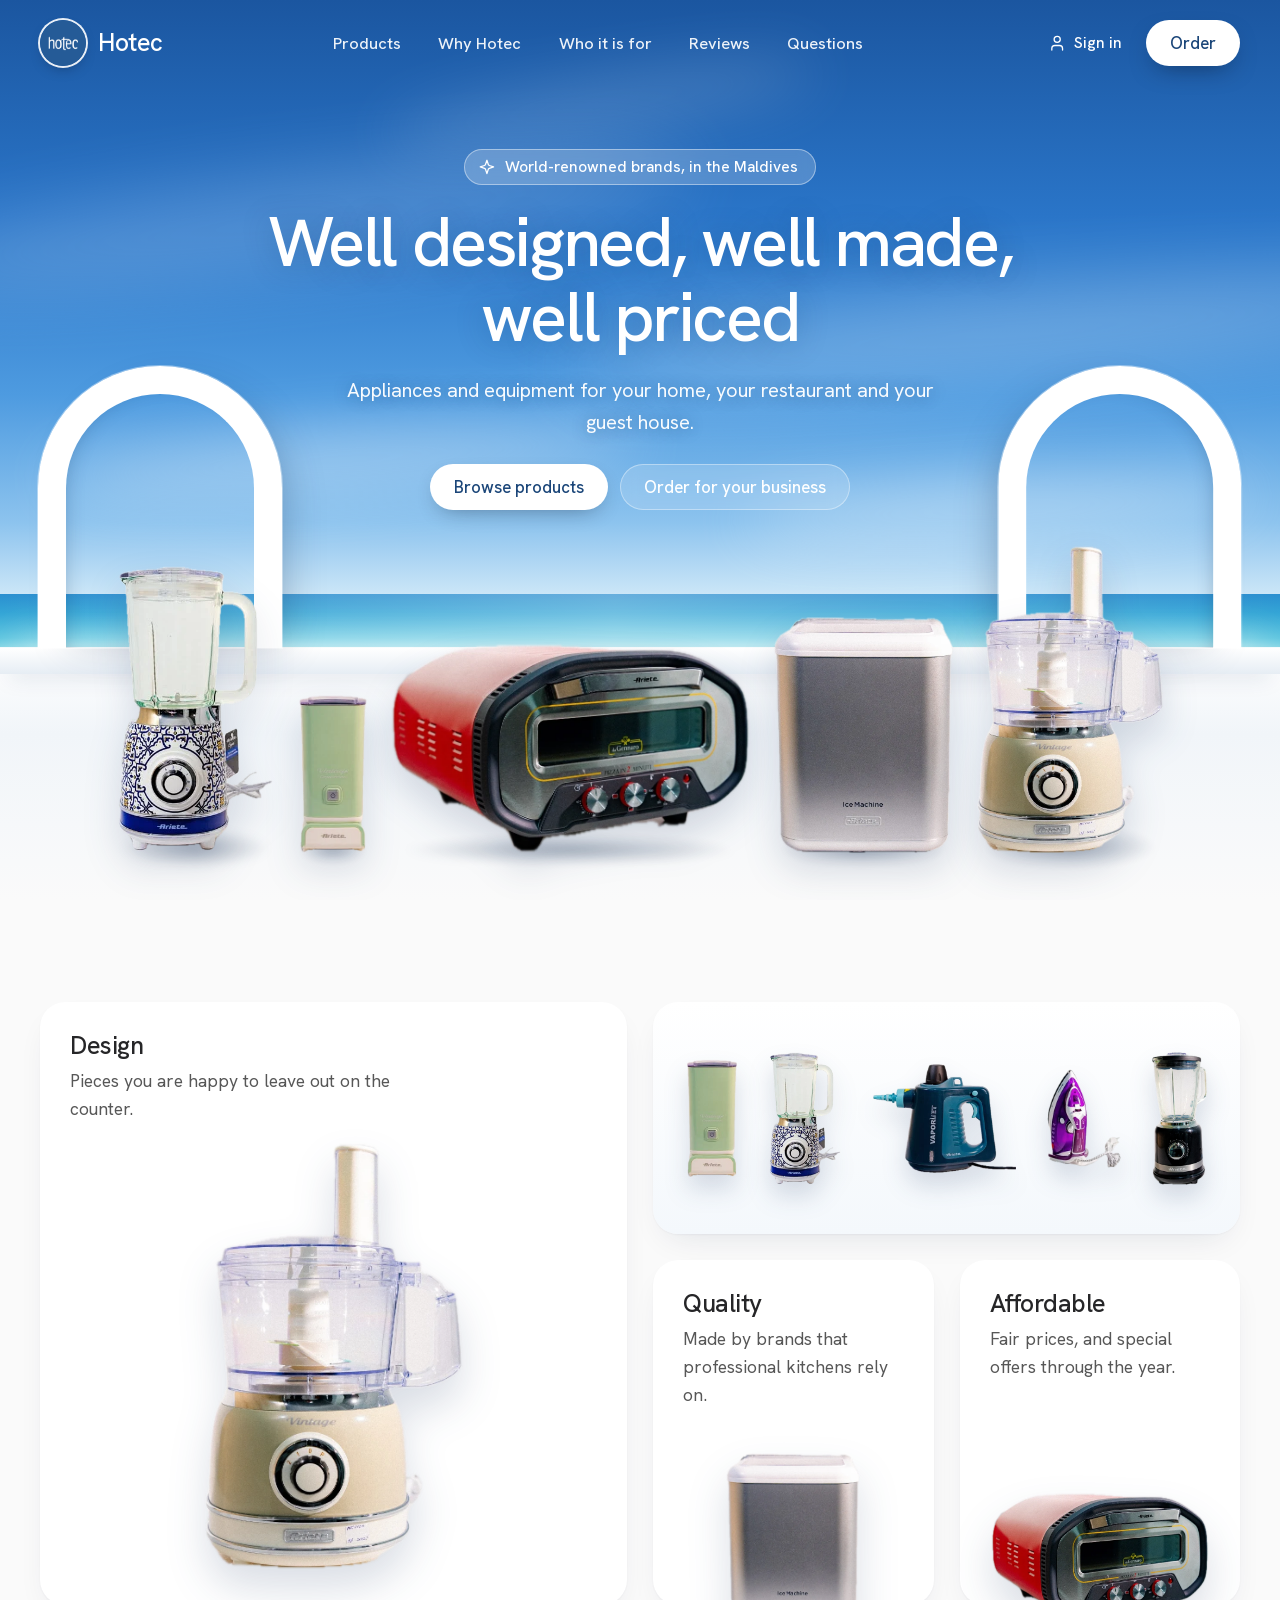
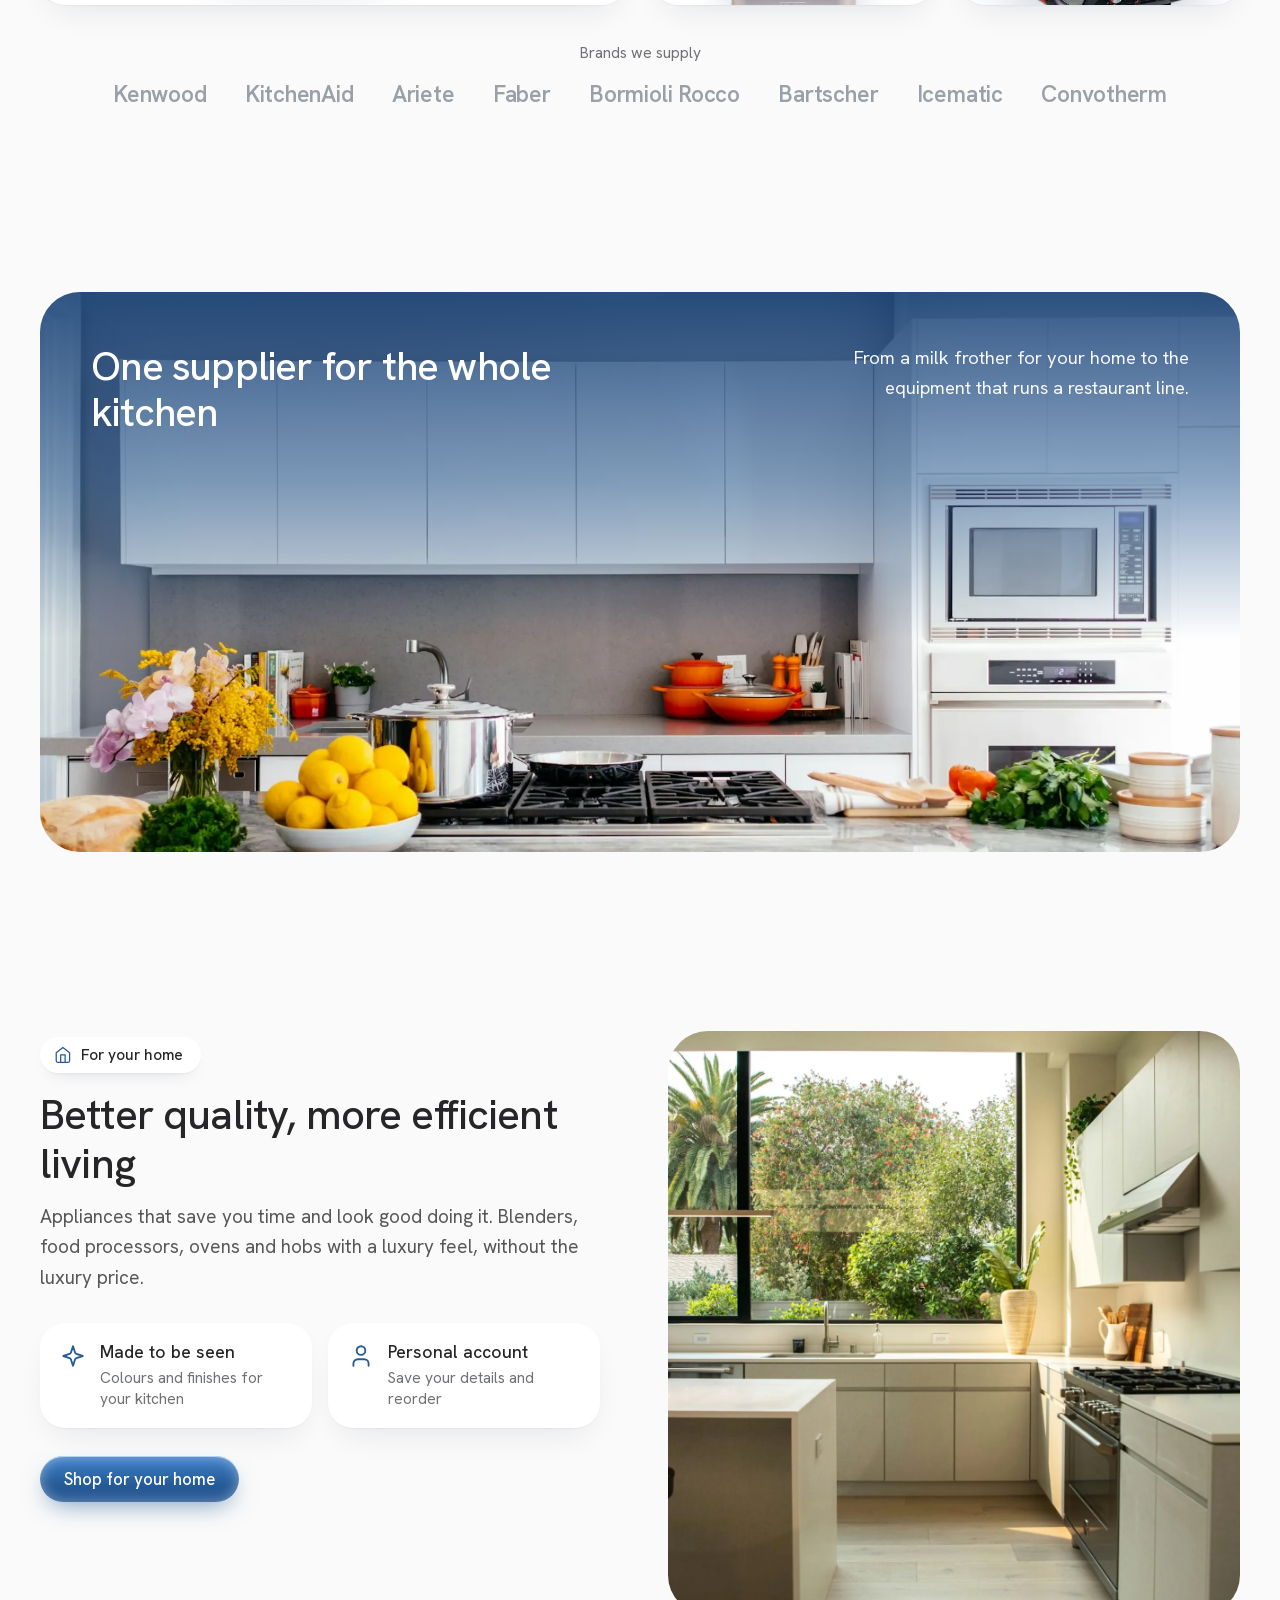
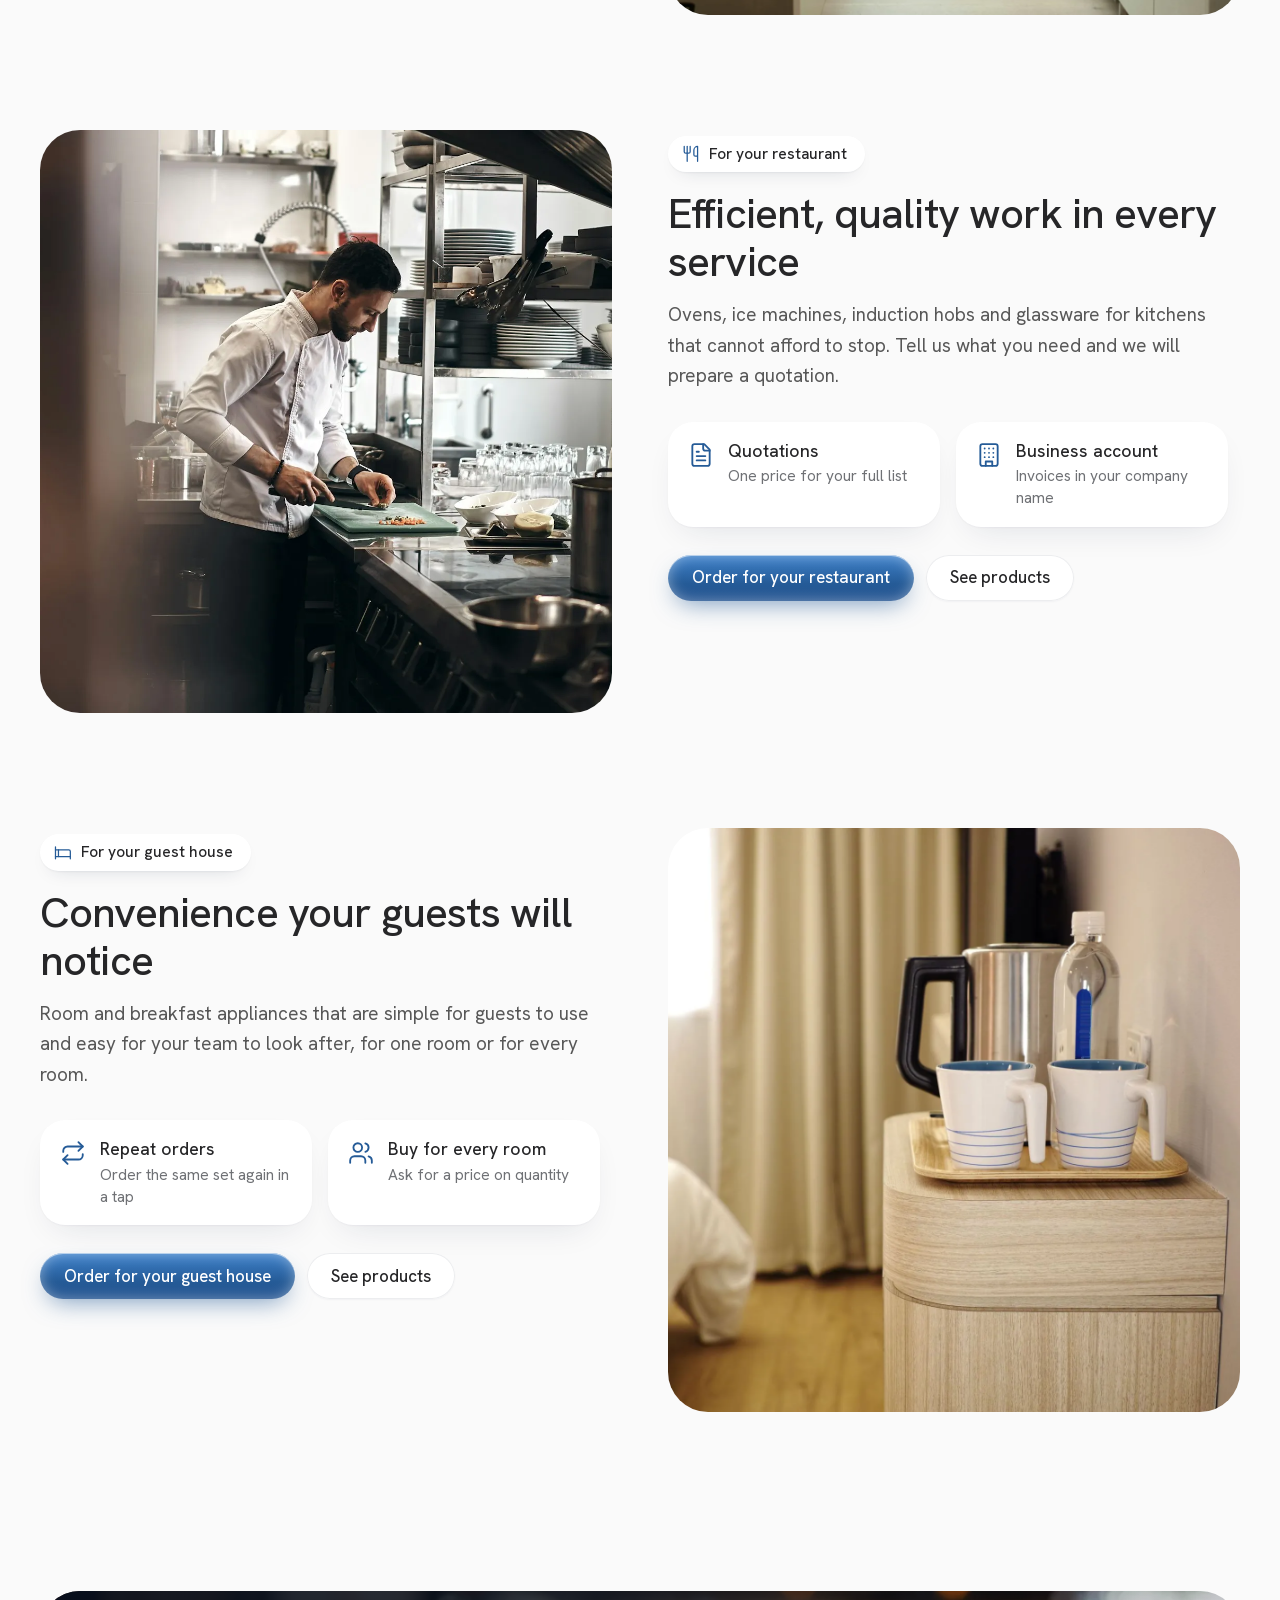
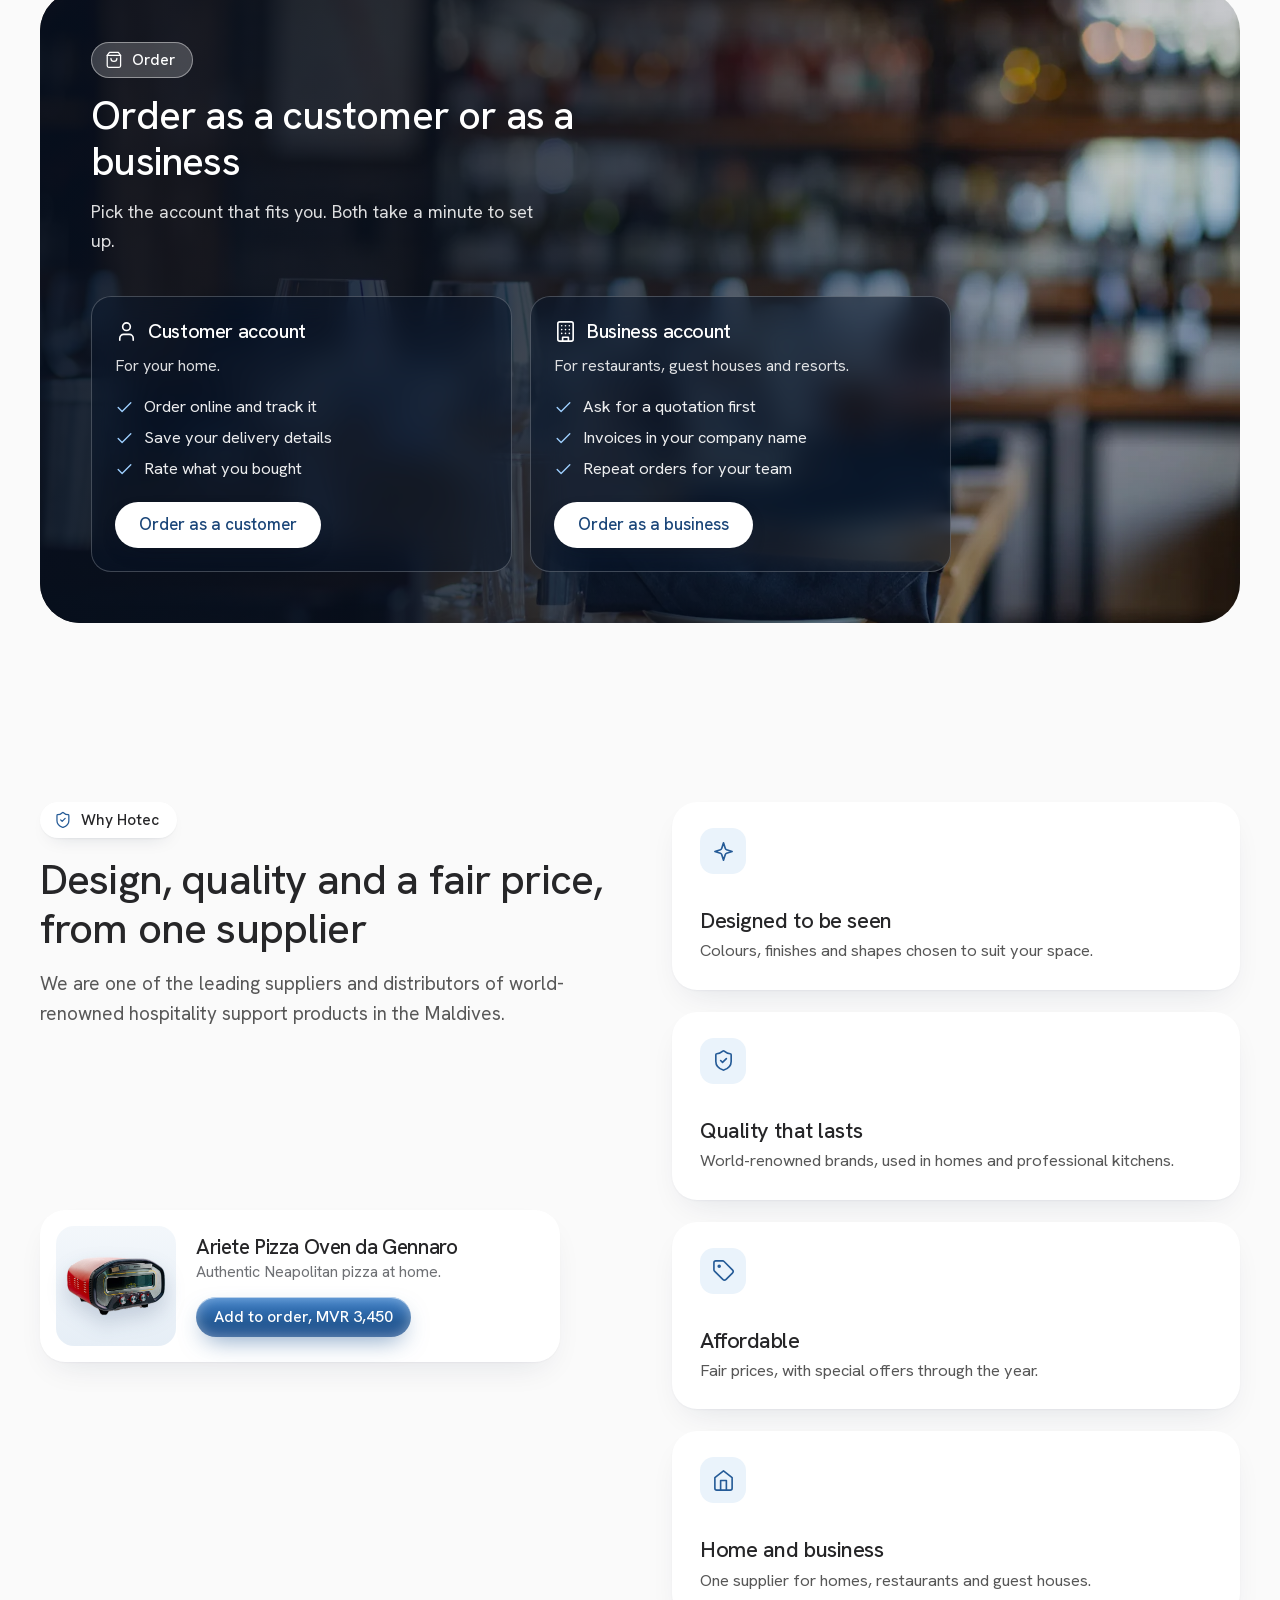
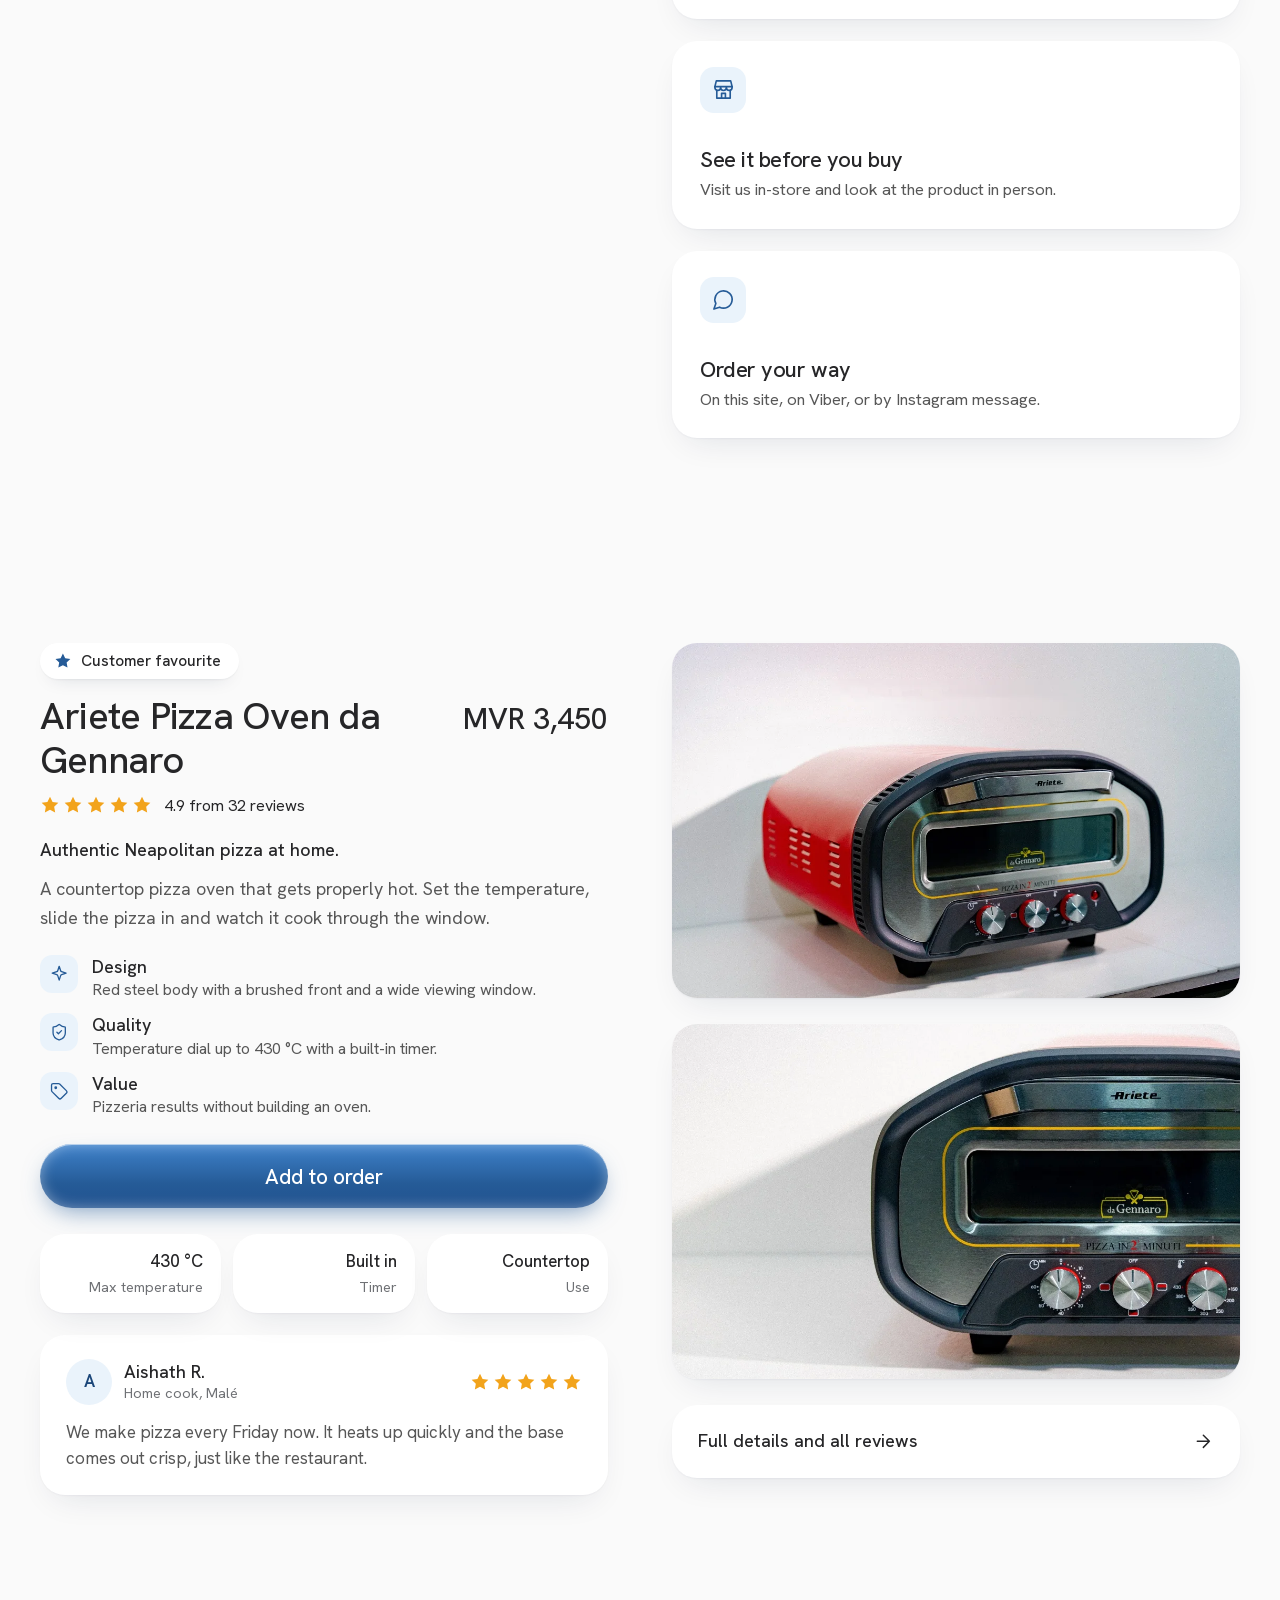
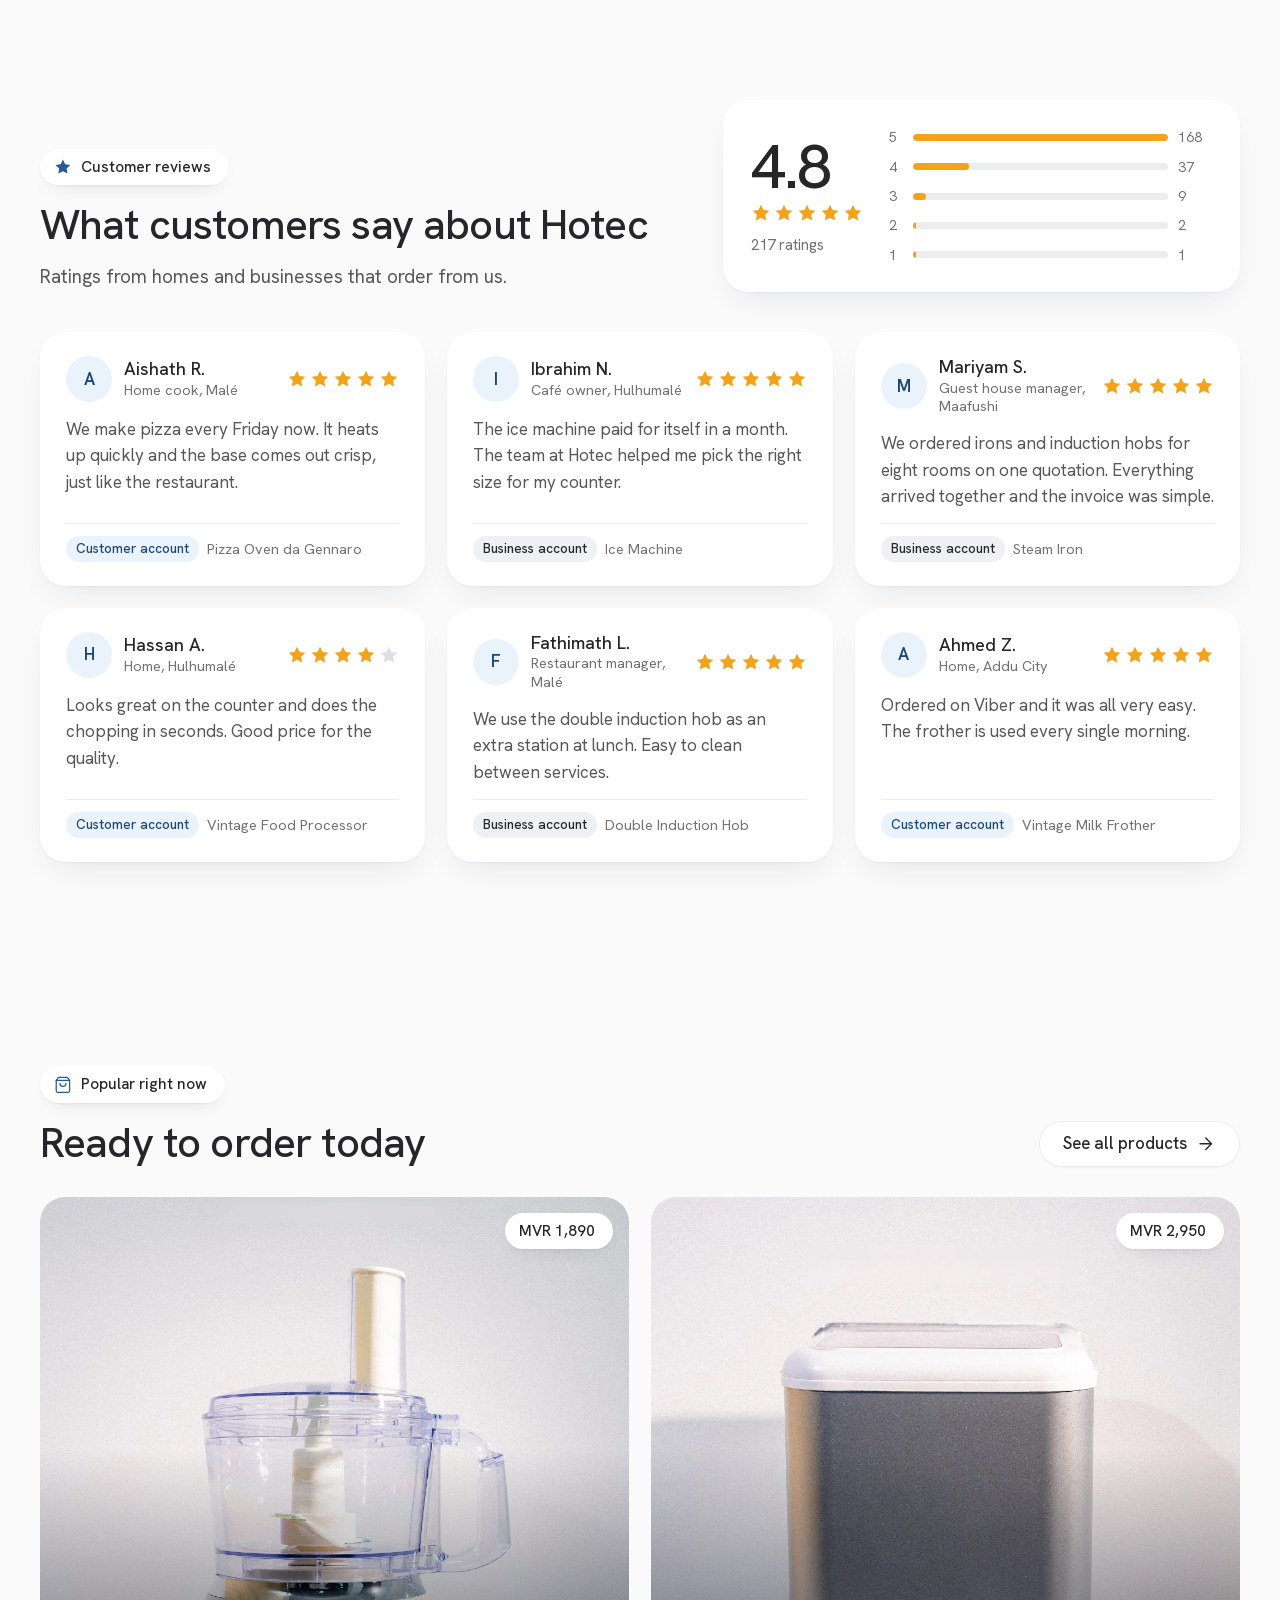
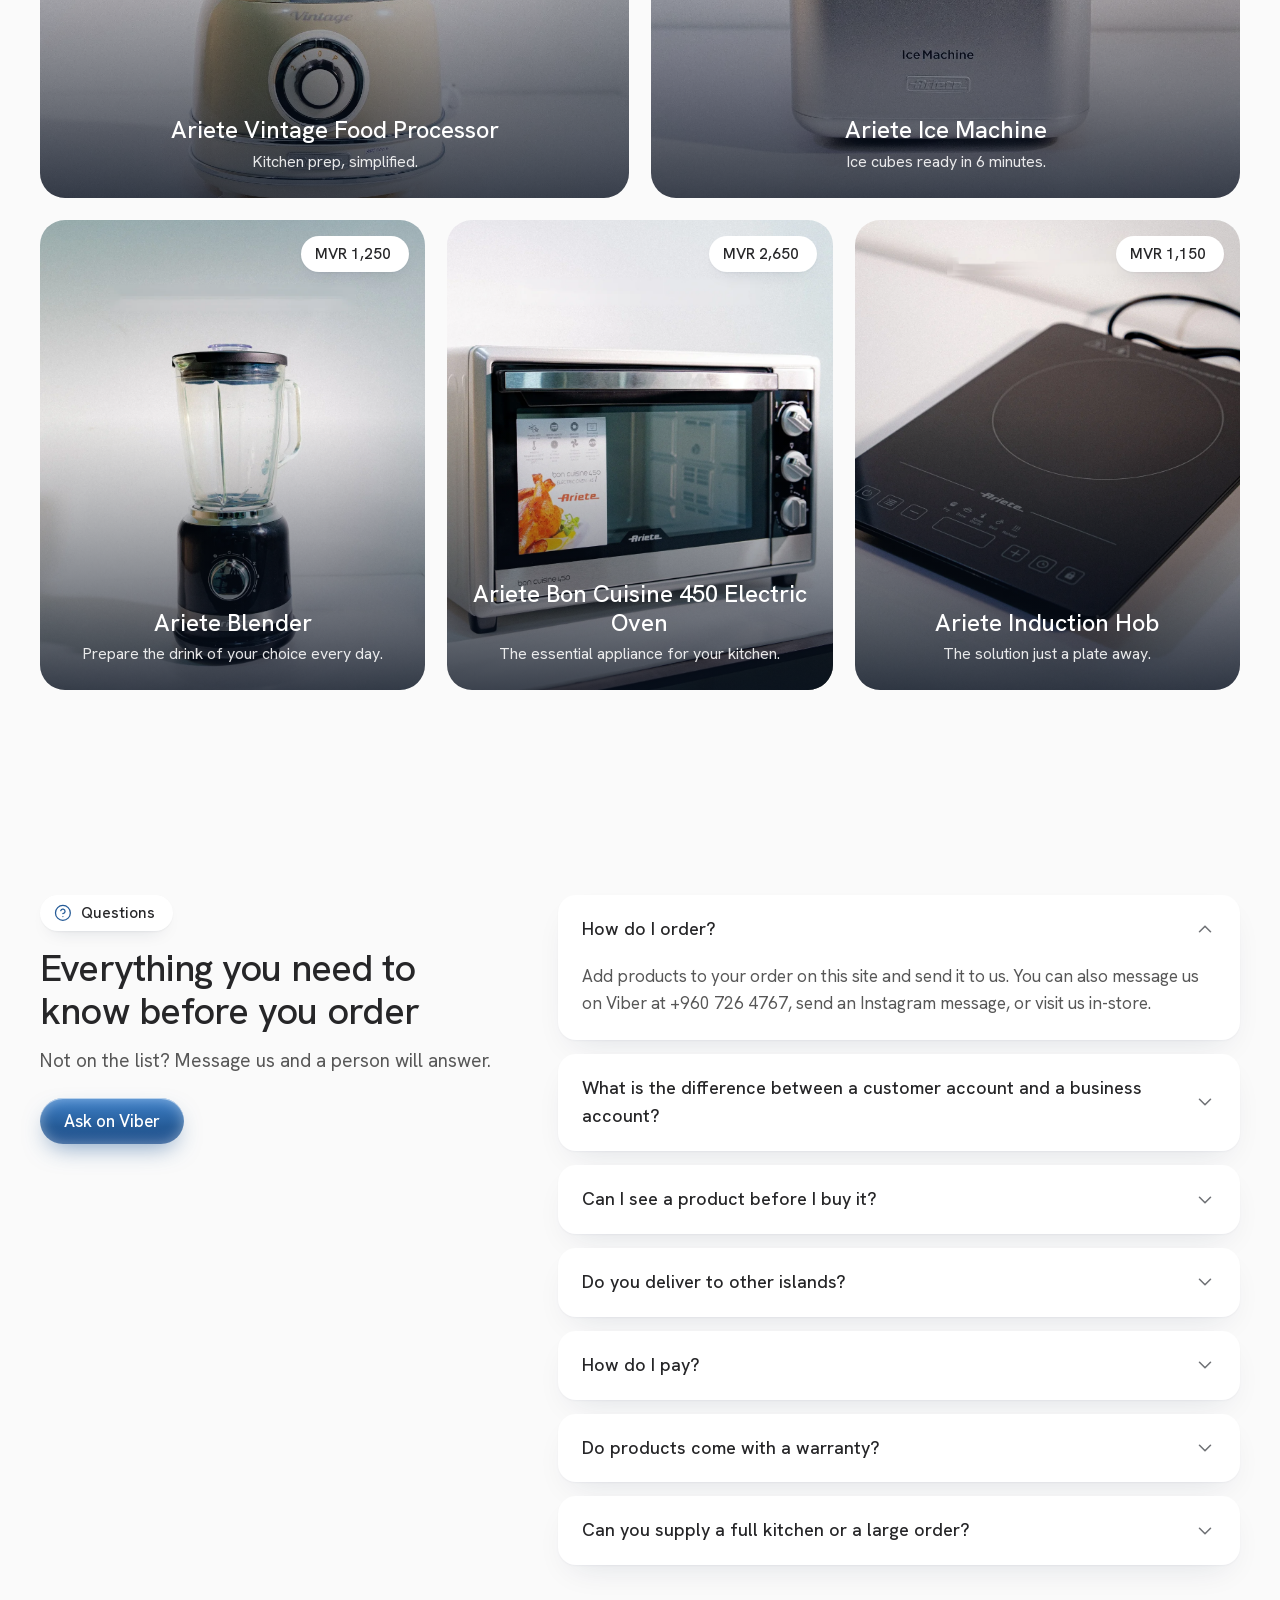
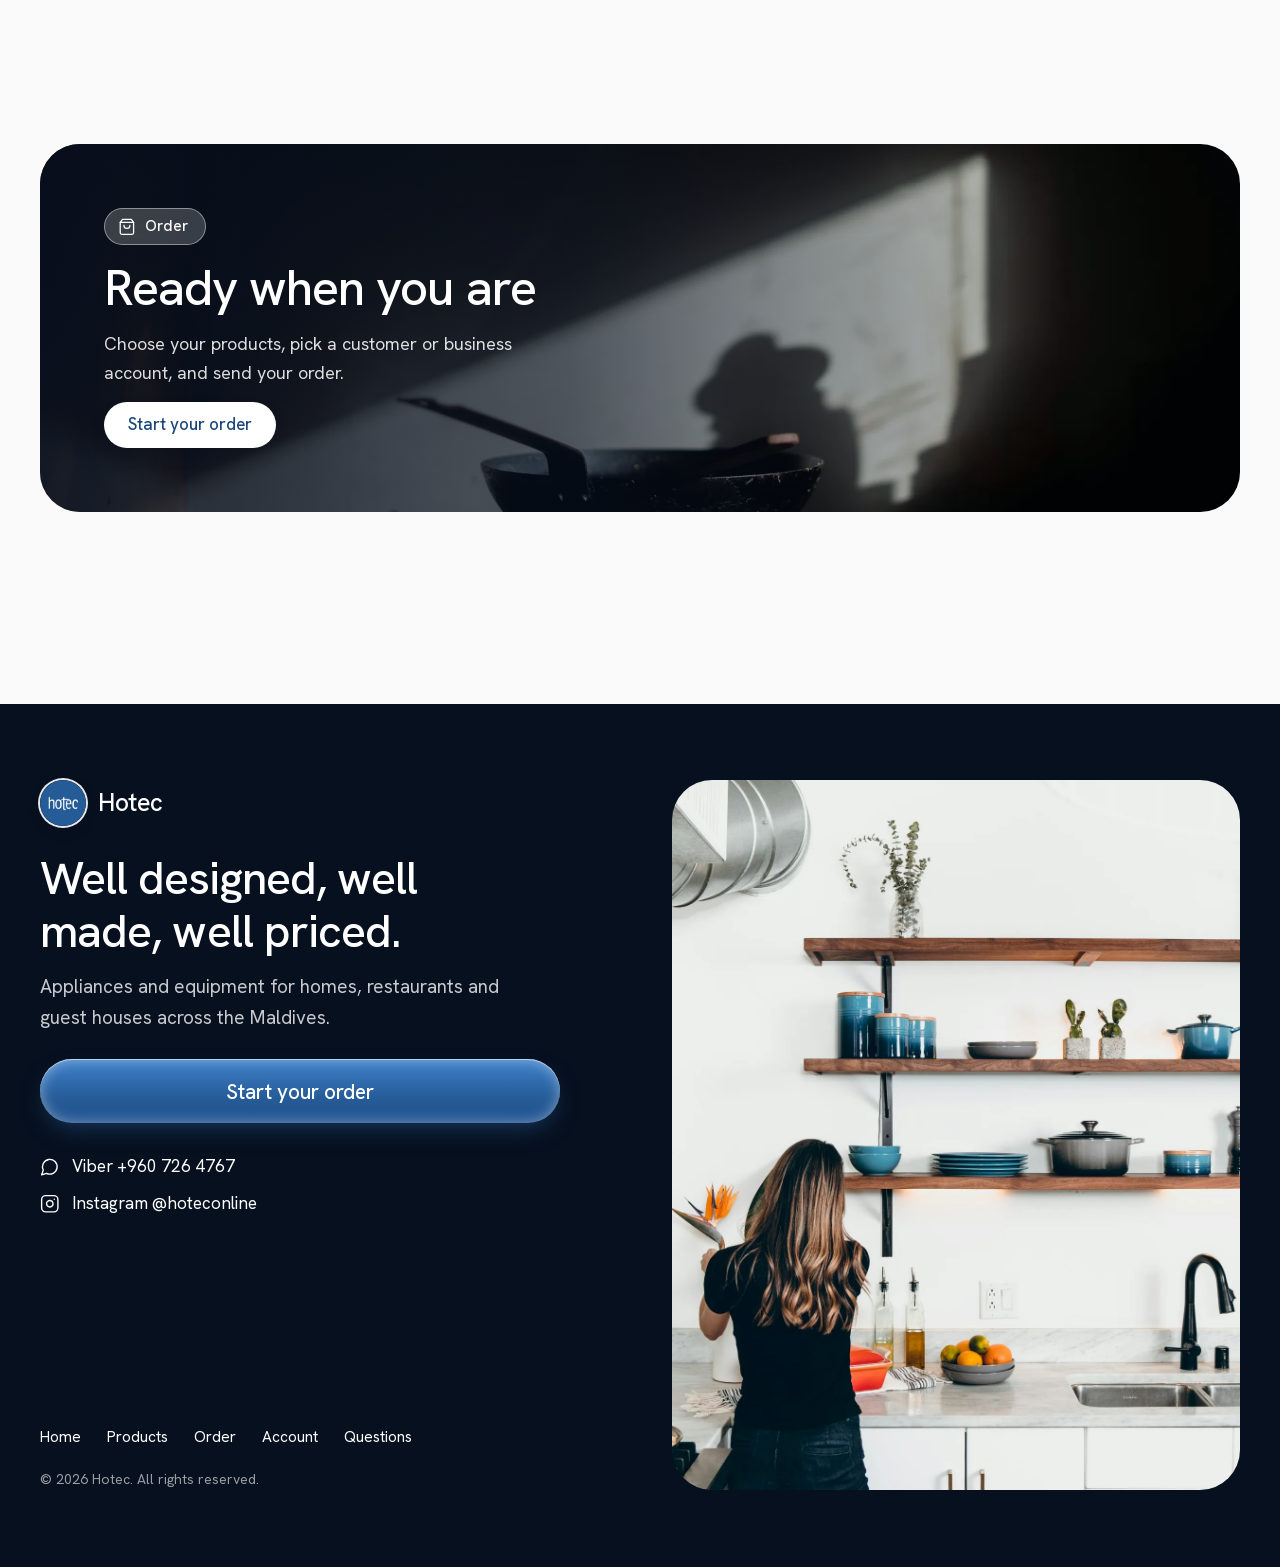
<file: index.html>
<!doctype html>
<html lang="en">
<head>
<meta charset="utf-8">
<meta name="viewport" content="width=device-width, initial-scale=1">
<meta name="robots" content="noindex">
<title>Hotec | Well designed, well made, well priced</title>
<meta name="description" content="Hotec supplies appliances and equipment for homes, restaurants and guest houses in the Maldives. Order as a customer or open a business account.">
<meta name="theme-color" content="#255b97">
<link rel="icon" href="assets/img/favicon.png">
<link rel="apple-touch-icon" href="assets/img/apple-touch-icon.png">
<link rel="preload" href="assets/fonts/HankenGrotesk-latin.woff2" as="font" type="font/woff2" crossorigin>
<link rel="stylesheet" href="assets/css/site.css">
<script>document.documentElement.classList.add('js');setTimeout(function(){if(!window.__hotecReady)document.documentElement.classList.remove('js')},2500)</script>
</head>
<body data-page="home">

<div id="nav" data-on-hero></div>

<header class="hero">
  <div class="hero-sky" aria-hidden="true">
    <span class="hero-cloud c1"></span><span class="hero-cloud c2"></span><span class="hero-cloud c3"></span>
  </div>
  <div class="hero-sea" aria-hidden="true"></div>
  <div class="hero-floor" aria-hidden="true"></div>
  <span class="hero-arch l" aria-hidden="true"></span>
  <span class="hero-arch r" aria-hidden="true"></span>

  <div class="hero-copy">
    <span class="pill pill-glass"><i data-i="sparkles"></i>World-renowned brands, in the Maldives</span>
    <h1>Well designed, well made,<br class="br-lg"> <span class="nb">well priced</span></h1>
    <p>Appliances and equipment for your home, your restaurant and your guest house.</p>
    <div class="hero-cta">
      <a class="btn btn-white" href="products.html">Browse products</a>
      <a class="btn btn-glass" href="order.html?account=business">Order for your business</a>
    </div>
  </div>

  <div class="hero-stage" aria-hidden="true">
    <div class="hero-item hide-s" style="--h:90;--d:1"><img src="assets/img/cut/capri-blender.webp" alt=""></div>
    <div class="hero-item" style="--h:50;--d:2"><img src="assets/img/cut/milk-frother.webp" alt=""></div>
    <div class="hero-item" style="--h:66;--d:0"><img src="assets/img/cut/pizza-oven.webp" alt=""></div>
    <div class="hero-item hide-s" style="--h:74;--d:2"><img src="assets/img/cut/ice-machine.webp" alt=""></div>
    <div class="hero-item" style="--h:96;--d:1"><img src="assets/img/cut/food-processor.webp" alt=""></div>
  </div>
</header>

<main>

  <!-- what makes Hotec different: design, quality, price -->
  <section class="section" id="usp" aria-label="Design, quality and price">
    <div class="wrap">
      <div class="bento">
        <article class="card tile tile-tall" data-rv>
          <h3>Design</h3>
          <p>Pieces you are happy to leave out on the counter.</p>
          <div class="tile-art"><img src="assets/img/cut/food-processor.webp" alt="Ariete Vintage food processor in cream" loading="lazy"></div>
        </article>
        <div class="bento-right">
          <div class="card tile tile-wide" data-rv style="--i:1" role="img" aria-label="A selection from the Hotec range">
            <img src="assets/img/cut/milk-frother.webp" alt="" loading="lazy" style="height:clamp(80px,9.4vw,132px)">
            <img src="assets/img/cut/capri-blender.webp" alt="" loading="lazy">
            <img src="assets/img/cut/steam-cleaner.webp" alt="" loading="lazy" style="height:clamp(74px,8.8vw,124px)">
            <img src="assets/img/cut/iron-purple.webp" alt="" loading="lazy" style="height:clamp(70px,8vw,112px)">
            <img src="assets/img/cut/blender.webp" alt="" loading="lazy">
          </div>
          <article class="card tile tile-small" data-rv style="--i:2">
            <h3>Quality</h3>
            <p>Made by brands that professional kitchens rely on.</p>
            <div class="tile-art"><img src="assets/img/cut/ice-machine.webp" alt="Ariete ice machine in brushed steel" loading="lazy"></div>
          </article>
          <article class="card tile tile-small" data-rv style="--i:3">
            <h3>Affordable</h3>
            <p>Fair prices, and special offers through the year.</p>
            <div class="tile-art"><img src="assets/img/cut/pizza-oven.webp" alt="Ariete pizza oven in red" loading="lazy" style="height:clamp(104px,11vw,140px)"></div>
          </article>
        </div>
      </div>

      <div class="brands" data-rv>
        <p class="brands-label">Brands we supply</p>
        <span class="b">Kenwood</span><span class="b">KitchenAid</span><span class="b">Ariete</span><span class="b">Faber</span>
        <span class="b">Bormioli Rocco</span><span class="b">Bartscher</span><span class="b">Icematic</span><span class="b">Convotherm</span>
      </div>
    </div>
  </section>

  <!-- wide banner -->
  <section class="section-tight" aria-label="One supplier">
    <div class="wrap">
      <div class="banner" data-rv>
        <img class="bg" src="assets/img/scene/banner.webp" alt="" loading="lazy">
        <div class="banner-top">
          <h2>One supplier for the whole kitchen</h2>
          <p>From a milk frother for your home to the equipment that runs a restaurant line.</p>
        </div>
      </div>
    </div>
  </section>

  <!-- who it is for -->
  <section class="section" id="areas">
    <div class="wrap rows">

      <div class="row">
        <div class="row-copy" data-rv>
          <span class="pill"><i data-i="home"></i>For your home</span>
          <h2 class="h2">Better quality, more efficient living</h2>
          <p class="lead">Appliances that save you time and look good doing it. Blenders, food processors, ovens and hobs with a luxury feel, without the luxury price.</p>
          <div class="chips">
            <div class="card chip"><i data-i="sparkles"></i><div><b>Made to be seen</b><span>Colours and finishes for your kitchen</span></div></div>
            <div class="card chip"><i data-i="user"></i><div><b>Personal account</b><span>Save your details and reorder</span></div></div>
          </div>
          <div class="row-cta">
            <a class="btn btn-primary" href="products.html?for=home">Shop for your home</a>
          </div>
        </div>
        <div class="row-media" data-rv style="--i:1"><img src="assets/img/scene/home.webp" alt="A bright home kitchen" loading="lazy"></div>
      </div>

      <div class="row flip">
        <div class="row-copy" data-rv>
          <span class="pill"><i data-i="utensils"></i>For your restaurant</span>
          <h2 class="h2">Efficient, quality work in every service</h2>
          <p class="lead">Ovens, ice machines, induction hobs and glassware for kitchens that cannot afford to stop. Tell us what you need and we will prepare a quotation.</p>
          <div class="chips">
            <div class="card chip"><i data-i="file"></i><div><b>Quotations</b><span>One price for your full list</span></div></div>
            <div class="card chip"><i data-i="building"></i><div><b>Business account</b><span>Invoices in your company name</span></div></div>
          </div>
          <div class="row-cta">
            <a class="btn btn-primary" href="order.html?account=business">Order for your restaurant</a>
            <a class="btn btn-ghost" href="products.html?for=restaurant">See products</a>
          </div>
        </div>
        <div class="row-media" data-rv style="--i:1"><img src="assets/img/scene/restaurant.webp" alt="Chefs at work in a restaurant kitchen" loading="lazy"></div>
      </div>

      <div class="row">
        <div class="row-copy" data-rv>
          <span class="pill"><i data-i="bed"></i>For your guest house</span>
          <h2 class="h2">Convenience your guests will notice</h2>
          <p class="lead">Room and breakfast appliances that are simple for guests to use and easy for your team to look after, for one room or for every room.</p>
          <div class="chips">
            <div class="card chip"><i data-i="repeat"></i><div><b>Repeat orders</b><span>Order the same set again in a tap</span></div></div>
            <div class="card chip"><i data-i="users"></i><div><b>Buy for every room</b><span>Ask for a price on quantity</span></div></div>
          </div>
          <div class="row-cta">
            <a class="btn btn-primary" href="order.html?account=business">Order for your guest house</a>
            <a class="btn btn-ghost" href="products.html?for=guesthouse">See products</a>
          </div>
        </div>
        <div class="row-media" data-rv style="--i:1"><img src="assets/img/scene/guesthouse.webp" alt="A guest room set up for visitors" loading="lazy"></div>
      </div>

    </div>
  </section>

  <!-- order: customer or business -->
  <section class="section-tight" id="order-accounts">
    <div class="wrap">
      <div class="banner banner-dark" data-rv>
        <img class="bg" src="assets/img/scene/order.webp" alt="" loading="lazy">
        <div class="banner-body">
          <span class="pill pill-glass" style="align-self:flex-start"><i data-i="bag"></i>Order</span>
          <h2>Order as a customer or as a business</h2>
          <p>Pick the account that fits you. Both take a minute to set up.</p>
          <div class="accounts">
            <div class="glass">
              <h3><i data-i="user"></i>Customer account</h3>
              <p>For your home.</p>
              <ul>
                <li><i data-i="check"></i>Order online and track it</li>
                <li><i data-i="check"></i>Save your delivery details</li>
                <li><i data-i="check"></i>Rate what you bought</li>
              </ul>
              <a class="btn btn-white" href="order.html?account=personal">Order as a customer</a>
            </div>
            <div class="glass">
              <h3><i data-i="building"></i>Business account</h3>
              <p>For restaurants, guest houses and resorts.</p>
              <ul>
                <li><i data-i="check"></i>Ask for a quotation first</li>
                <li><i data-i="check"></i>Invoices in your company name</li>
                <li><i data-i="check"></i>Repeat orders for your team</li>
              </ul>
              <a class="btn btn-white" href="order.html?account=business">Order as a business</a>
            </div>
          </div>
        </div>
      </div>
    </div>
  </section>

  <!-- why hotec -->
  <section class="section" id="why">
    <div class="wrap why">
      <div class="why-left" data-rv>
        <span class="pill" style="align-self:flex-start"><i data-i="shield"></i>Why Hotec</span>
        <h2 class="h2">Design, quality and a fair price, from one supplier</h2>
        <p class="lead">We are one of the leading suppliers and distributors of world-renowned hospitality support products in the Maldives.</p>
        <div class="card mini" id="mini"></div>
      </div>
      <div class="feats">
        <article class="card feat" data-rv><div class="feat-ic"><i data-i="sparkles"></i></div><h3>Designed to be seen</h3><p>Colours, finishes and shapes chosen to suit your space.</p></article>
        <article class="card feat" data-rv><div class="feat-ic"><i data-i="shield"></i></div><h3>Quality that lasts</h3><p>World-renowned brands, used in homes and professional kitchens.</p></article>
        <article class="card feat" data-rv><div class="feat-ic"><i data-i="tag"></i></div><h3>Affordable</h3><p>Fair prices, with special offers through the year.</p></article>
        <article class="card feat" data-rv><div class="feat-ic"><i data-i="home"></i></div><h3>Home and business</h3><p>One supplier for homes, restaurants and guest houses.</p></article>
        <article class="card feat" data-rv><div class="feat-ic"><i data-i="store"></i></div><h3>See it before you buy</h3><p>Visit us in-store and look at the product in person.</p></article>
        <article class="card feat" data-rv><div class="feat-ic"><i data-i="chat"></i></div><h3>Order your way</h3><p>On this site, on Viber, or by Instagram message.</p></article>
      </div>
    </div>
  </section>

  <!-- featured product -->
  <section class="section" id="featured">
    <div class="wrap product" id="featured-body"></div>
  </section>

  <!-- reviews -->
  <section class="section" id="reviews">
    <div class="wrap">
      <div class="reviews-head">
        <div data-rv>
          <span class="pill"><i data-i="star"></i>Customer reviews</span>
          <h2 class="h2" style="margin-top:16px">What customers say about Hotec</h2>
          <p class="lead" style="margin-top:12px">Ratings from homes and businesses that order from us.</p>
        </div>
        <div class="card score" id="score" data-rv style="--i:1"></div>
      </div>
      <div class="reviews" id="review-list"></div>
    </div>
  </section>

  <!-- popular -->
  <section class="section" id="popular">
    <div class="wrap">
      <div class="page-head" data-rv>
        <div>
          <span class="pill"><i data-i="bag"></i>Popular right now</span>
          <h2 class="h2" style="margin-top:16px">Ready to order today</h2>
        </div>
        <a class="btn btn-ghost" href="products.html">See all products <i data-i="arrow-right"></i></a>
      </div>
      <div class="grid-2" id="popular-2"></div>
      <div class="grid-3" id="popular-3"></div>
    </div>
  </section>

  <!-- faq -->
  <section class="section" id="faq">
    <div class="wrap faq">
      <div class="faq-left" data-rv>
        <span class="pill"><i data-i="help"></i>Questions</span>
        <h2>Everything you need to know before you order</h2>
        <p class="lead">Not on the list? Message us and a person will answer.</p>
        <a class="btn btn-primary" data-viber href="#">Ask on Viber</a>
      </div>
      <div class="qa" data-rv style="--i:1">
        <details open>
          <summary>How do I order?<i data-i="chevron-down"></i></summary>
          <div class="a">Add products to your order on this site and send it to us. You can also message us on Viber at +960 726 4767, send an Instagram message, or visit us in-store.</div>
        </details>
        <details>
          <summary>What is the difference between a customer account and a business account?<i data-i="chevron-down"></i></summary>
          <div class="a">A customer account is for buying for your home. A business account is for restaurants, guest houses, resorts and companies: you can ask for a quotation before you order, and your invoice is made out in your company name.</div>
        </details>
        <details>
          <summary>Can I see a product before I buy it?<i data-i="chevron-down"></i></summary>
          <div class="a">Yes. Visit us in-store and our team will show you the product and answer your questions.</div>
        </details>
        <details>
          <summary>Do you deliver to other islands?<i data-i="chevron-down"></i></summary>
          <div class="a">Tell us your island when you order. We will confirm the delivery options and the cost with you before you pay.</div>
        </details>
        <details>
          <summary>How do I pay?<i data-i="chevron-down"></i></summary>
          <div class="a">We confirm your order first, then send you the payment details. Business accounts receive a quotation and an invoice.</div>
        </details>
        <details>
          <summary>Do products come with a warranty?<i data-i="chevron-down"></i></summary>
          <div class="a">Warranty depends on the brand and the product. We will confirm the cover for your item before you pay.</div>
        </details>
        <details>
          <summary>Can you supply a full kitchen or a large order?<i data-i="chevron-down"></i></summary>
          <div class="a">Yes. Open a business account, send us your list and we will prepare a quotation for everything on it.</div>
        </details>
      </div>
    </div>
  </section>

  <!-- final call to action -->
  <section class="section-tight">
    <div class="wrap">
      <div class="cta" data-rv>
        <img src="assets/img/scene/cta.webp" alt="" loading="lazy">
        <div class="cta-body">
          <span class="pill pill-glass"><i data-i="bag"></i>Order</span>
          <h2>Ready when you are</h2>
          <p>Choose your products, pick a customer or business account, and send your order.</p>
          <a class="btn btn-white" href="order.html">Start your order</a>
        </div>
      </div>
    </div>
  </section>

</main>

<div id="foot"></div>

<script src="assets/js/data.js"></script>
<script src="assets/js/site.js"></script>
<script src="assets/js/home.js"></script>
</body>
</html>
</file>
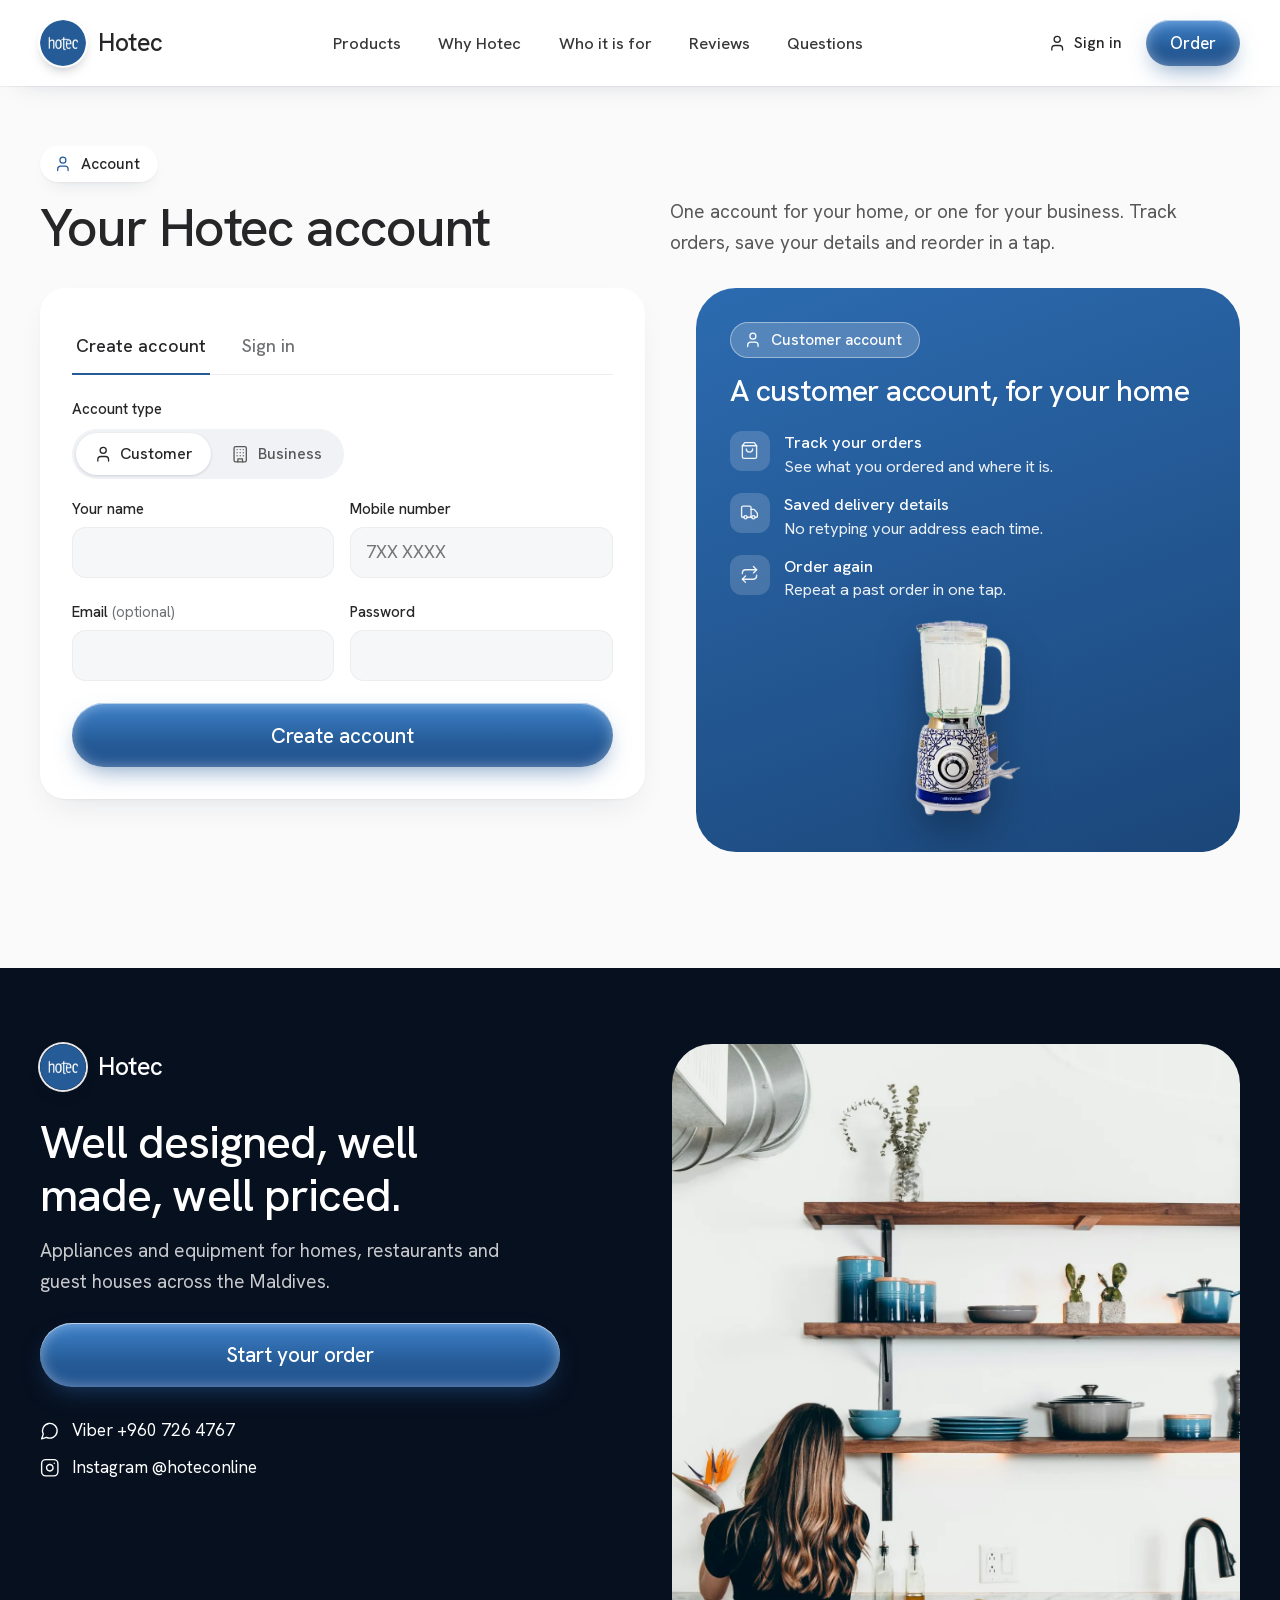
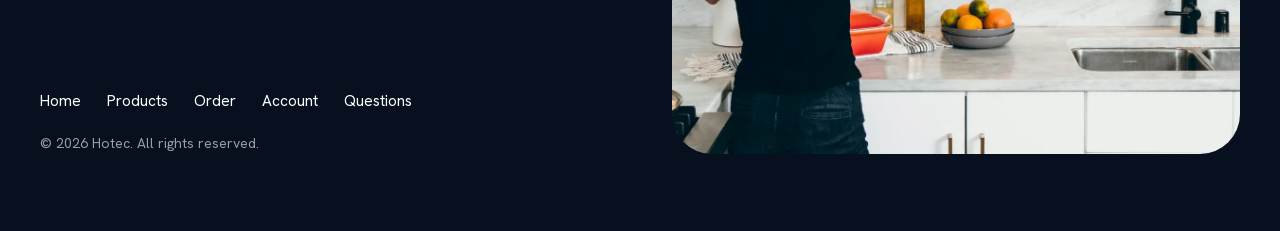
<file: account.html>
<!doctype html>
<html lang="en">
<head>
<meta charset="utf-8">
<meta name="viewport" content="width=device-width, initial-scale=1">
<meta name="robots" content="noindex">
<title>Account | Hotec</title>
<meta name="description" content="Sign in or create a Hotec customer or business account to track orders, save your details and reorder.">
<meta name="theme-color" content="#255b97">
<link rel="icon" href="assets/img/favicon.png">
<link rel="apple-touch-icon" href="assets/img/apple-touch-icon.png">
<link rel="preload" href="assets/fonts/HankenGrotesk-latin.woff2" as="font" type="font/woff2" crossorigin>
<link rel="stylesheet" href="assets/css/site.css">
<script>document.documentElement.classList.add('js');setTimeout(function(){if(!window.__hotecReady)document.documentElement.classList.remove('js')},2500)</script>
</head>
<body data-page="account">

<div id="nav"></div>

<main class="page">
  <!-- signed out -->
  <div class="wrap" id="auth-view" hidden>
    <div class="page-head">
      <div>
        <span class="pill"><i data-i="user"></i>Account</span>
        <h1>Your Hotec account</h1>
      </div>
      <p class="lead">One account for your home, or one for your business. Track orders, save your details and reorder in a tap.</p>
    </div>

    <div class="auth">
      <div class="card panel">
        <div class="tabs" role="tablist">
          <button type="button" role="tab" id="tab-create" aria-controls="pane-create" aria-selected="true">Create account</button>
          <button type="button" role="tab" id="tab-signin" aria-controls="pane-signin" aria-selected="false">Sign in</button>
        </div>

        <form id="pane-create" role="tabpanel" aria-labelledby="tab-create" novalidate>
          <p class="lbl" style="font-size:15px;font-weight:500;color:var(--ink);margin-bottom:8px">Account type</p>
          <div class="seg" role="radiogroup" aria-label="Account type">
            <label><input type="radio" name="type" value="personal" checked><span><i data-i="user"></i>Customer</span></label>
            <label><input type="radio" name="type" value="business"><span><i data-i="building"></i>Business</span></label>
          </div>
          <div class="form" style="margin-top:18px">
            <div class="field full" data-only="business">
              <label for="c-business">Business name</label>
              <input id="c-business" name="business" autocomplete="organization">
              <span class="err" role="alert"></span>
            </div>
            <div class="field" data-only="business">
              <label for="c-btype">Type of business</label>
              <select id="c-btype" name="btype">
                <option value="">Choose one</option>
                <option>Restaurant or café</option>
                <option>Guest house</option>
                <option>Resort or hotel</option>
                <option>Other company</option>
              </select>
              <span class="err" role="alert"></span>
            </div>
            <div class="field" data-only="business">
              <label for="c-tin">GST TIN <span class="opt">(optional)</span></label>
              <input id="c-tin" name="tin" inputmode="numeric">
            </div>
            <div class="field">
              <label for="c-name"><span data-only="personal">Your name</span><span data-only="business">Contact person</span></label>
              <input id="c-name" name="name" autocomplete="name">
              <span class="err" role="alert"></span>
            </div>
            <div class="field">
              <label for="c-mobile">Mobile number</label>
              <input id="c-mobile" name="mobile" type="tel" inputmode="tel" autocomplete="tel" placeholder="7XX XXXX">
              <span class="err" role="alert"></span>
            </div>
            <div class="field">
              <label for="c-email">Email <span class="opt" data-only="personal">(optional)</span></label>
              <input id="c-email" name="email" type="email" autocomplete="email">
              <span class="err" role="alert"></span>
            </div>
            <div class="field">
              <label for="c-pass">Password</label>
              <input id="c-pass" name="password" type="password" autocomplete="new-password">
              <span class="err" role="alert"></span>
            </div>
            <div class="field full">
              <button class="btn btn-primary btn-lg btn-block" type="submit">Create account</button>
            </div>
          </div>
        </form>

        <form id="pane-signin" role="tabpanel" aria-labelledby="tab-signin" hidden novalidate>
          <div class="form">
            <div class="field full">
              <label for="s-mobile">Mobile number</label>
              <input id="s-mobile" name="mobile" type="tel" inputmode="tel" autocomplete="tel" placeholder="7XX XXXX">
              <span class="err" role="alert"></span>
            </div>
            <div class="field full">
              <label for="s-pass">Password</label>
              <input id="s-pass" name="password" type="password" autocomplete="current-password">
              <span class="err" role="alert"></span>
            </div>
            <div class="field full">
              <button class="btn btn-primary btn-lg btn-block" type="submit">Sign in</button>
            </div>
          </div>
        </form>
      </div>

      <aside class="auth-side" id="auth-side"></aside>
    </div>
  </div>

  <!-- signed in -->
  <div class="wrap" id="dash-view" hidden></div>
</main>

<div id="foot"></div>

<script src="assets/js/data.js"></script>
<script src="assets/js/site.js"></script>
<script src="assets/js/account.js"></script>
</body>
</html>
</file>
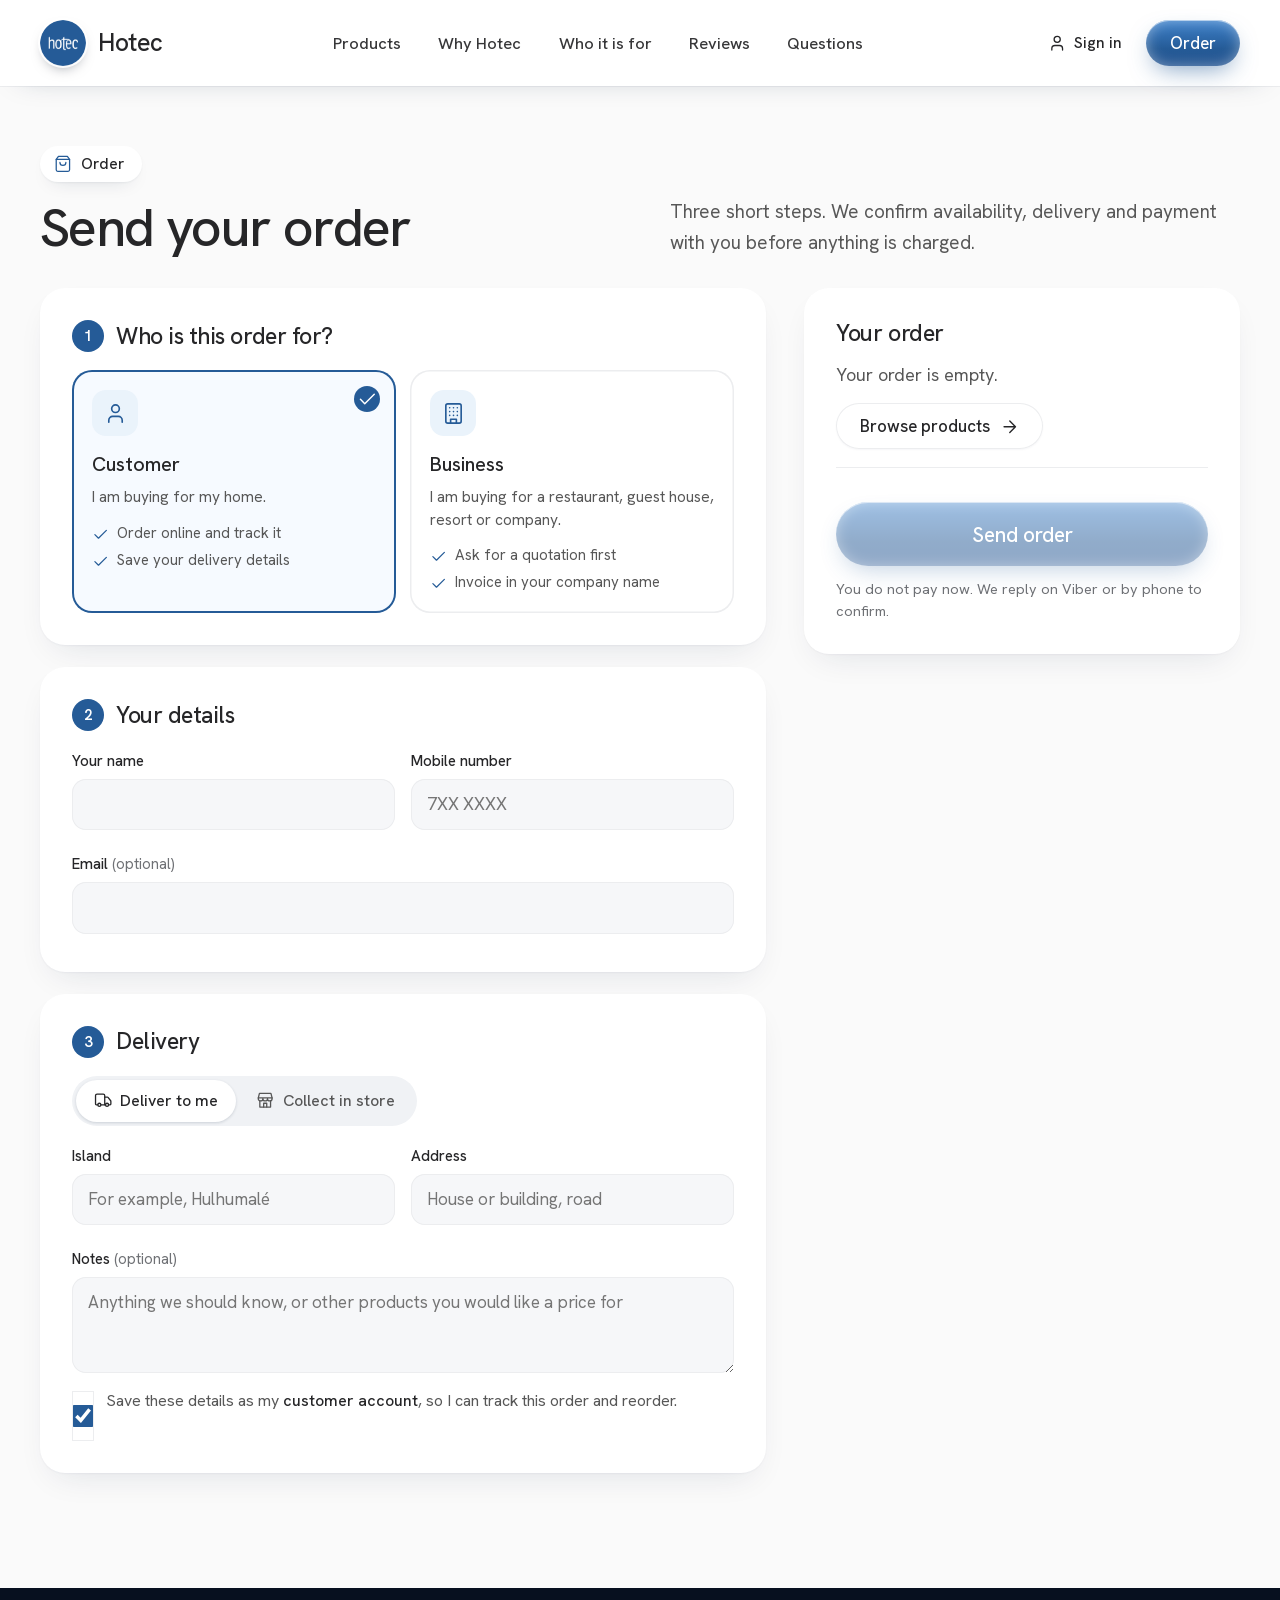
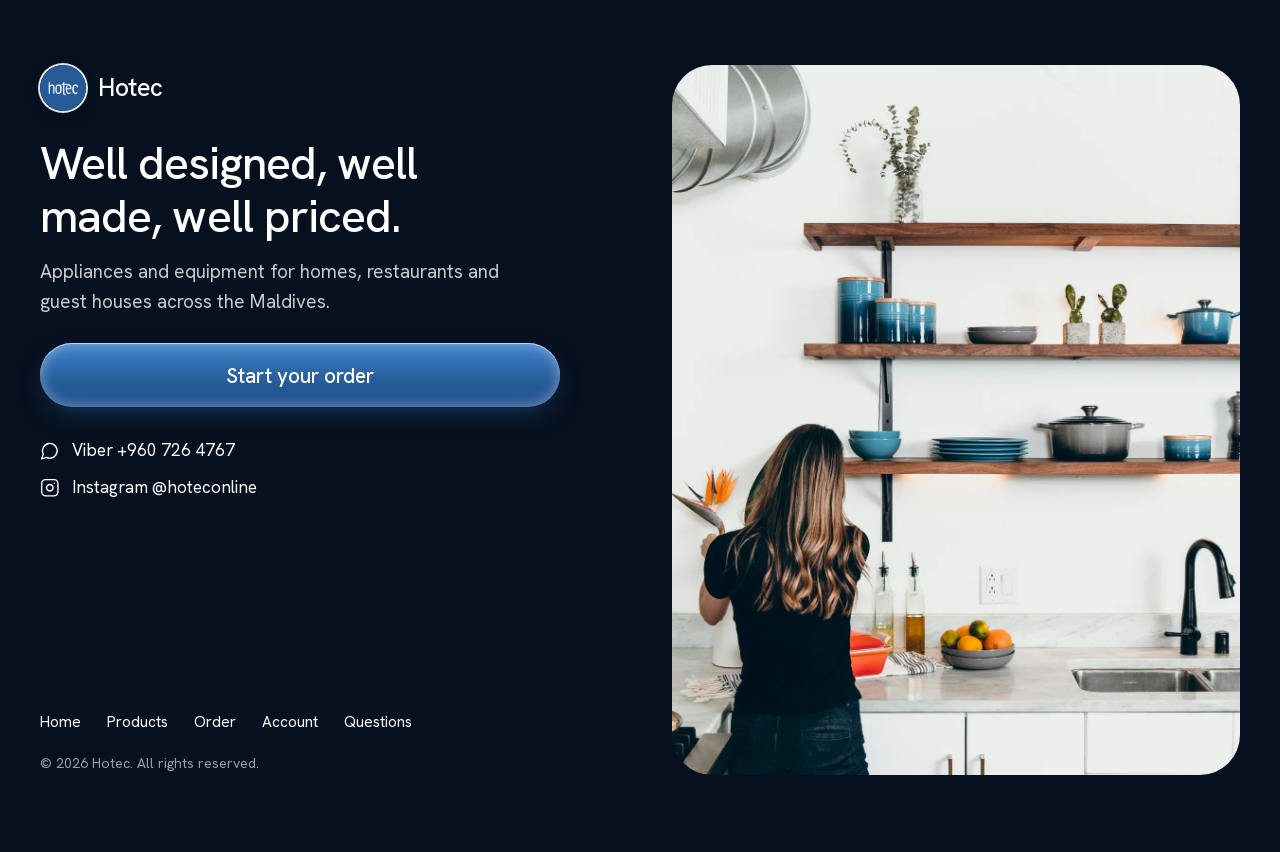
<file: order.html>
<!doctype html>
<html lang="en">
<head>
<meta charset="utf-8">
<meta name="viewport" content="width=device-width, initial-scale=1">
<meta name="robots" content="noindex">
<title>Order | Hotec</title>
<meta name="description" content="Send your order to Hotec as a customer, or as a business with a quotation and invoice.">
<meta name="theme-color" content="#255b97">
<link rel="icon" href="assets/img/favicon.png">
<link rel="apple-touch-icon" href="assets/img/apple-touch-icon.png">
<link rel="preload" href="assets/fonts/HankenGrotesk-latin.woff2" as="font" type="font/woff2" crossorigin>
<link rel="stylesheet" href="assets/css/site.css">
<script>document.documentElement.classList.add('js');setTimeout(function(){if(!window.__hotecReady)document.documentElement.classList.remove('js')},2500)</script>
</head>
<body data-page="order">

<div id="nav"></div>

<main class="page">
  <div class="wrap" id="order-view">
    <div class="page-head">
      <div>
        <span class="pill"><i data-i="bag"></i>Order</span>
        <h1>Send your order</h1>
      </div>
      <p class="lead">Three short steps. We confirm availability, delivery and payment with you before anything is charged.</p>
    </div>

    <form class="order" id="order-form" novalidate>
      <div>
        <!-- step 1 -->
        <section class="card panel" aria-labelledby="s1">
          <div class="step"><span class="step-n">1</span><h2 id="s1">Who is this order for?</h2></div>
          <p class="hint" id="signed-note" hidden></p>
          <div class="choice" role="radiogroup" aria-labelledby="s1">
            <label>
              <input type="radio" name="account" value="personal" checked>
              <span class="tick"><i data-i="check"></i></span>
              <span class="c-ic"><i data-i="user"></i></span>
              <b>Customer</b>
              <span class="d">I am buying for my home.</span>
              <ul>
                <li><i data-i="check"></i>Order online and track it</li>
                <li><i data-i="check"></i>Save your delivery details</li>
              </ul>
            </label>
            <label>
              <input type="radio" name="account" value="business">
              <span class="tick"><i data-i="check"></i></span>
              <span class="c-ic"><i data-i="building"></i></span>
              <b>Business</b>
              <span class="d">I am buying for a restaurant, guest house, resort or company.</span>
              <ul>
                <li><i data-i="check"></i>Ask for a quotation first</li>
                <li><i data-i="check"></i>Invoice in your company name</li>
              </ul>
            </label>
          </div>
        </section>

        <!-- step 2 -->
        <section class="card panel" aria-labelledby="s2">
          <div class="step"><span class="step-n">2</span><h2 id="s2">Your details</h2></div>
          <div class="form">
            <div class="field full" data-only="business">
              <label for="f-business">Business name</label>
              <input id="f-business" name="business" autocomplete="organization" placeholder="For example, Sea Breeze Guest House">
              <span class="err" role="alert"></span>
            </div>
            <div class="field" data-only="business">
              <label for="f-btype">Type of business</label>
              <select id="f-btype" name="btype">
                <option value="">Choose one</option>
                <option>Restaurant or café</option>
                <option>Guest house</option>
                <option>Resort or hotel</option>
                <option>Other company</option>
              </select>
              <span class="err" role="alert"></span>
            </div>
            <div class="field" data-only="business">
              <label for="f-tin">GST TIN <span class="opt">(optional)</span></label>
              <input id="f-tin" name="tin" inputmode="numeric" placeholder="For your tax invoice">
            </div>
            <div class="field">
              <label for="f-name"><span data-only="personal">Your name</span><span data-only="business">Contact person</span></label>
              <input id="f-name" name="name" autocomplete="name">
              <span class="err" role="alert"></span>
            </div>
            <div class="field">
              <label for="f-mobile">Mobile number</label>
              <input id="f-mobile" name="mobile" type="tel" inputmode="tel" autocomplete="tel" placeholder="7XX XXXX">
              <span class="err" role="alert"></span>
            </div>
            <div class="field full">
              <label for="f-email">Email <span class="opt" data-only="personal">(optional)</span><span class="opt" data-only="business">(for your quotation and invoice)</span></label>
              <input id="f-email" name="email" type="email" autocomplete="email">
              <span class="err" role="alert"></span>
            </div>
          </div>
        </section>

        <!-- step 3 -->
        <section class="card panel" aria-labelledby="s3">
          <div class="step"><span class="step-n">3</span><h2 id="s3">Delivery</h2></div>
          <div class="seg" role="radiogroup" aria-label="How would you like to get your order">
            <label><input type="radio" name="method" value="deliver" checked><span><i data-i="truck"></i>Deliver to me</span></label>
            <label><input type="radio" name="method" value="collect"><span><i data-i="store"></i>Collect in store</span></label>
          </div>
          <div class="form" style="margin-top:18px" id="deliver-fields">
            <div class="field">
              <label for="f-island">Island</label>
              <input id="f-island" name="island" placeholder="For example, Hulhumalé" autocomplete="address-level2">
              <span class="err" role="alert"></span>
            </div>
            <div class="field">
              <label for="f-address">Address</label>
              <input id="f-address" name="address" placeholder="House or building, road" autocomplete="street-address">
              <span class="err" role="alert"></span>
            </div>
          </div>
          <p class="hint" id="collect-note" hidden style="margin-top:14px">We will message you when your order is ready to collect.</p>
          <div class="form" style="margin-top:16px">
            <div class="field full">
              <label for="f-notes">Notes <span class="opt">(optional)</span></label>
              <textarea id="f-notes" name="notes" placeholder="Anything we should know, or other products you would like a price for"></textarea>
            </div>
            <label class="check field full" data-only="business"><input type="checkbox" name="quote" checked><span>Send me a quotation first. I will confirm the order after I see the price.</span></label>
            <label class="check field full" id="save-row"><input type="checkbox" name="save" checked><span>Save these details as my <b data-only="personal" style="font-weight:500;color:var(--ink)">customer account</b><b data-only="business" style="font-weight:500;color:var(--ink)">business account</b>, so I can track this order and reorder.</span></label>
          </div>
        </section>
      </div>

      <!-- summary -->
      <aside class="card panel summary" aria-labelledby="sum">
        <h2 id="sum">Your order</h2>
        <div class="lines" id="lines"></div>
        <div class="totals" id="totals"></div>
        <button class="btn btn-primary btn-lg btn-block" type="submit" id="submit" style="margin-top:18px">Send order</button>
        <p class="note" id="form-msg" role="alert" style="color:var(--bad)" hidden></p>
        <p class="note">You do not pay now. We reply on Viber or by phone to confirm.</p>
      </aside>
    </form>
  </div>

  <div class="wrap" id="done-view" hidden></div>
</main>

<div id="foot"></div>

<script src="assets/js/data.js"></script>
<script src="assets/js/site.js"></script>
<script src="assets/js/order.js"></script>
</body>
</html>
</file>
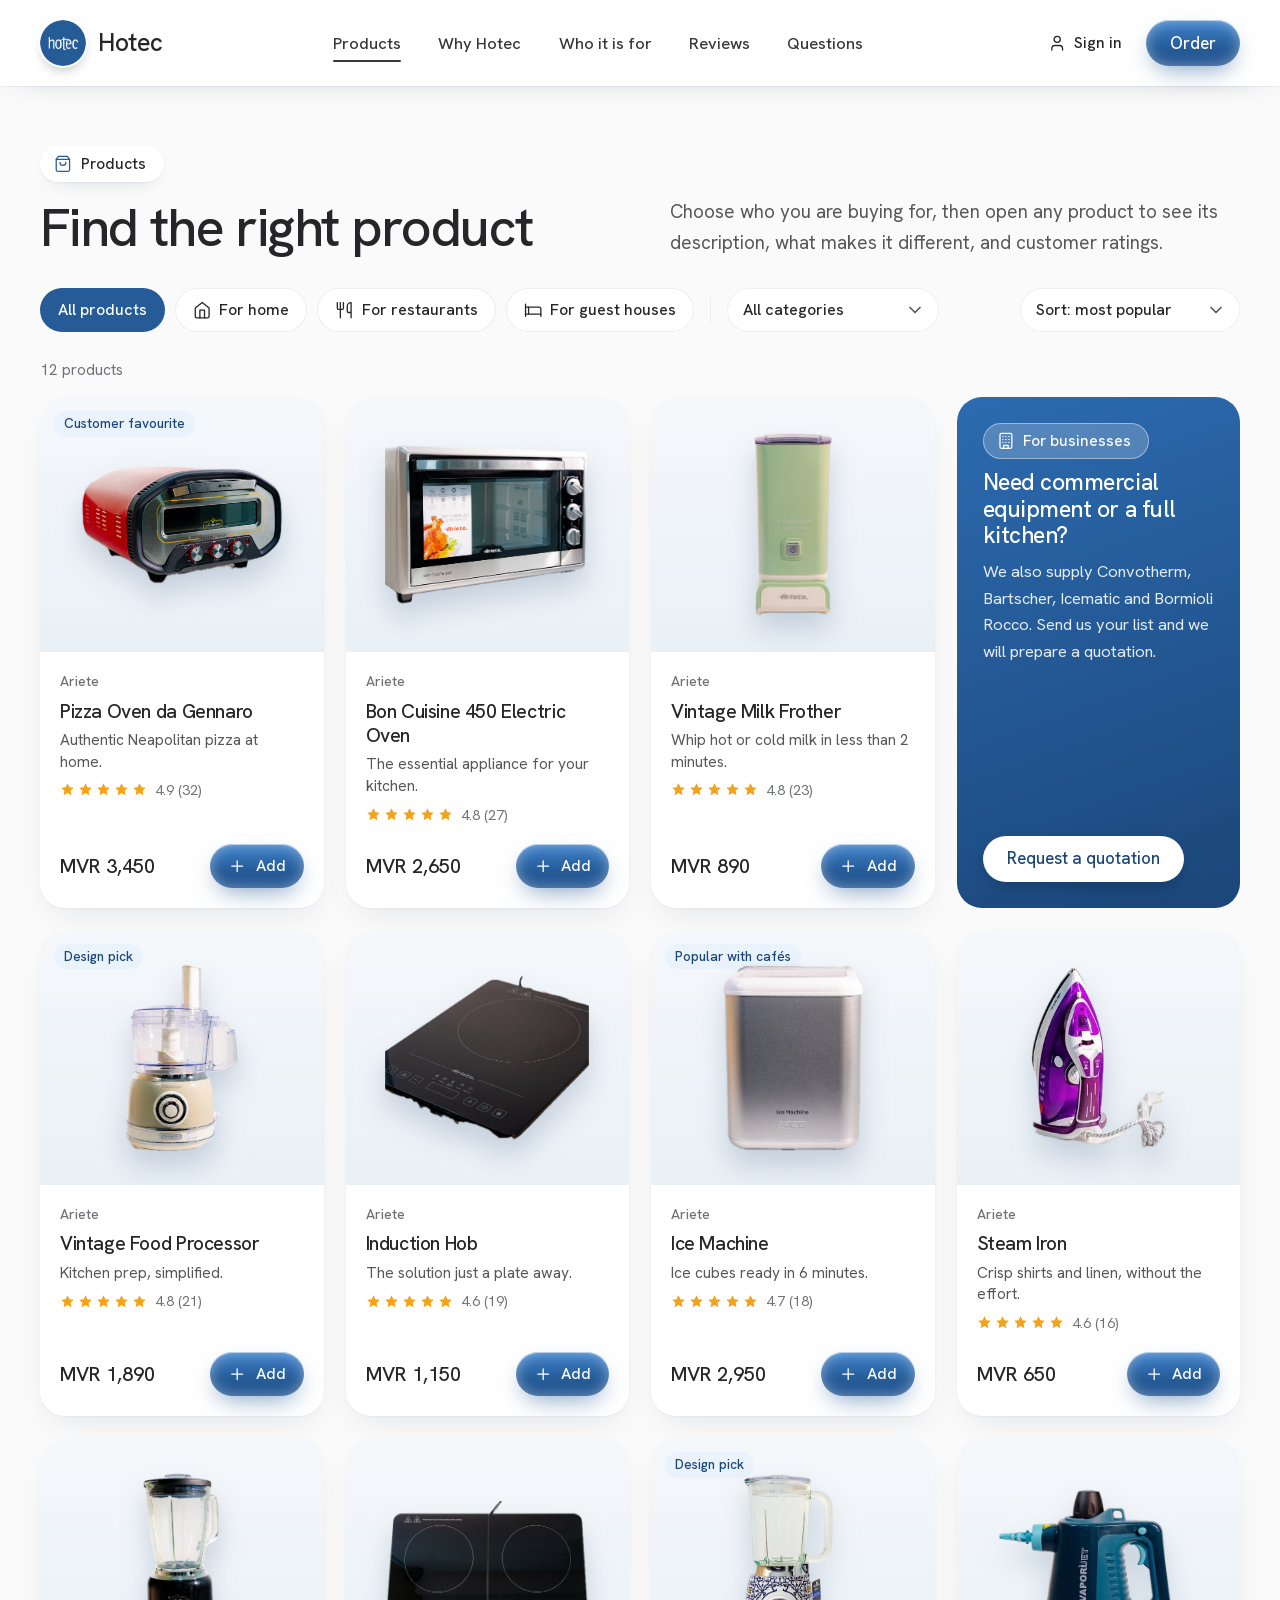
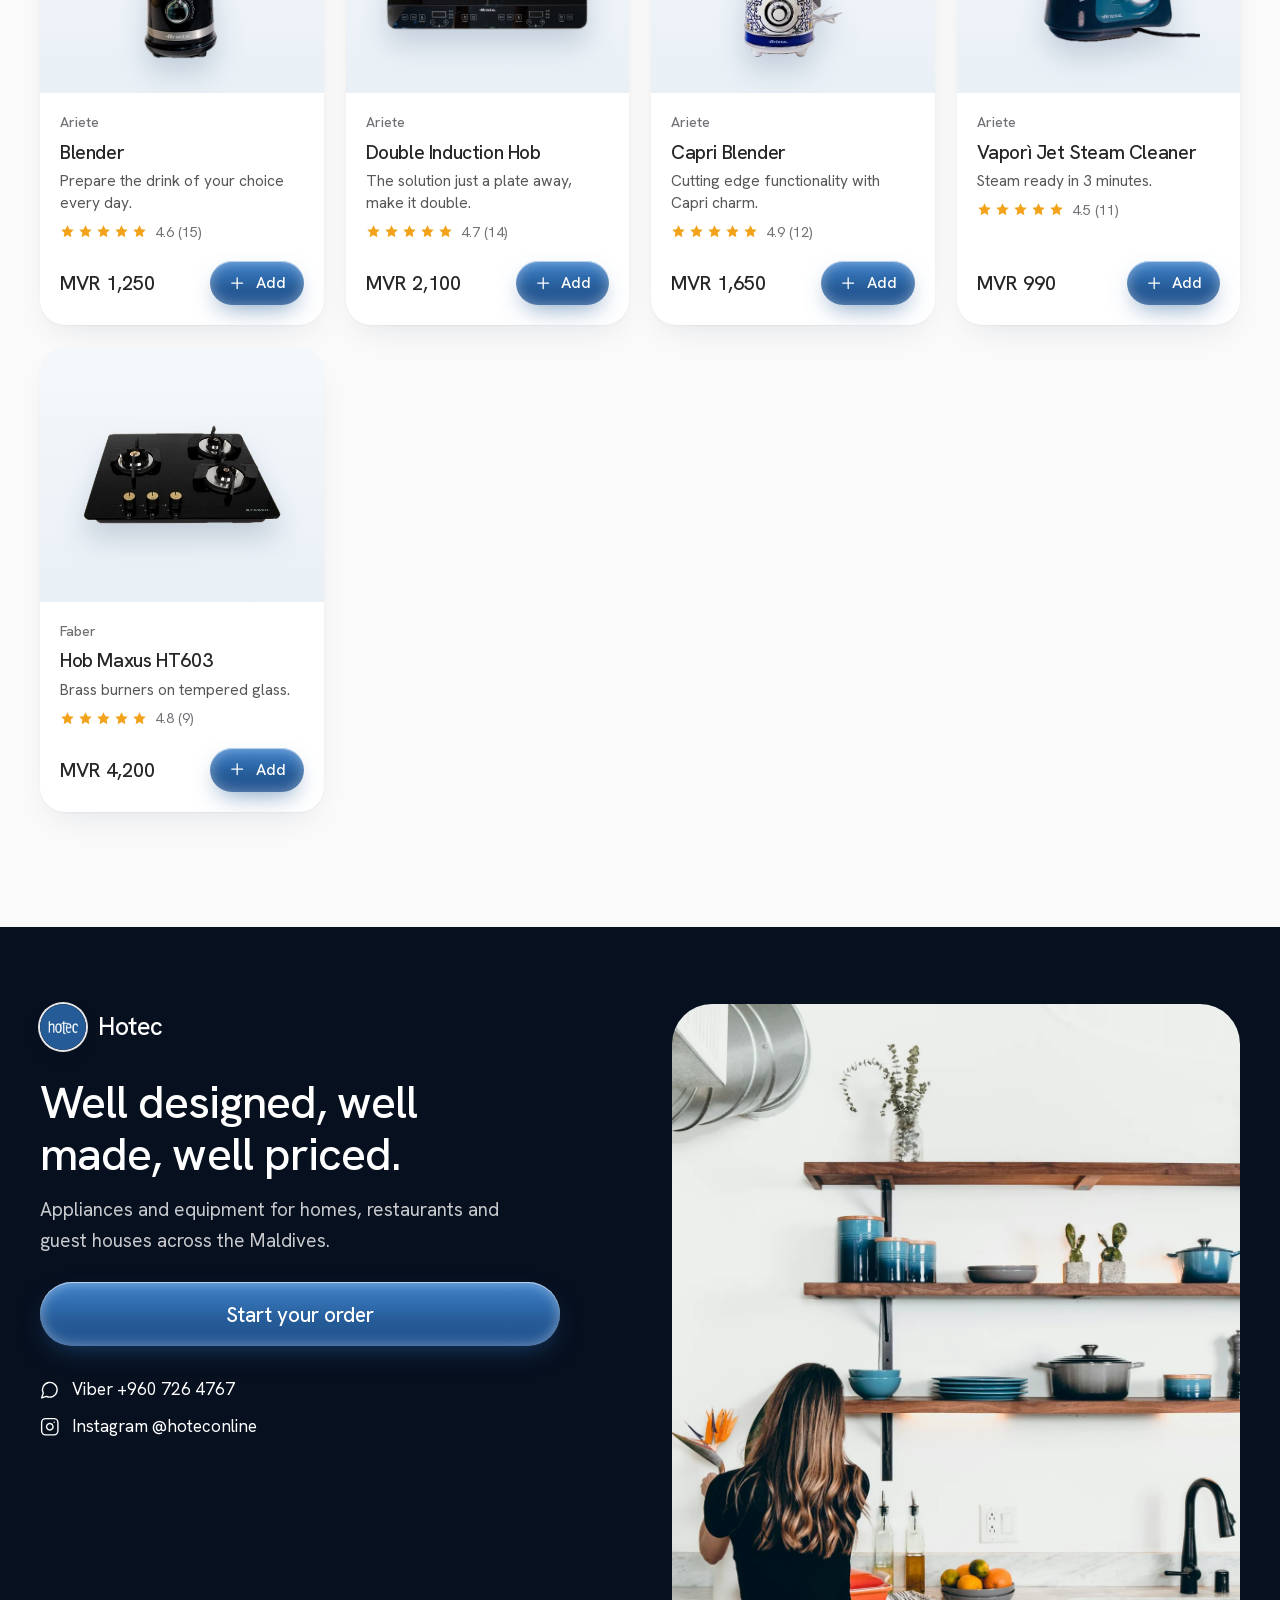
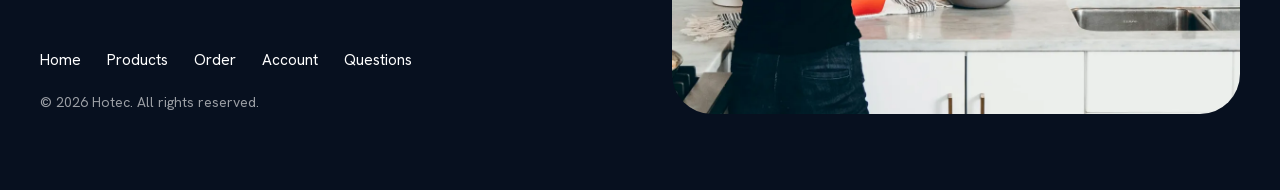
<file: products.html>
<!doctype html>
<html lang="en">
<head>
<meta charset="utf-8">
<meta name="viewport" content="width=device-width, initial-scale=1">
<meta name="robots" content="noindex">
<title>Products | Hotec</title>
<meta name="description" content="Browse Hotec products for homes, restaurants and guest houses in the Maldives. See the description, what makes each one different, and customer ratings.">
<meta name="theme-color" content="#255b97">
<link rel="icon" href="assets/img/favicon.png">
<link rel="apple-touch-icon" href="assets/img/apple-touch-icon.png">
<link rel="preload" href="assets/fonts/HankenGrotesk-latin.woff2" as="font" type="font/woff2" crossorigin>
<link rel="stylesheet" href="assets/css/site.css">
<script>document.documentElement.classList.add('js');setTimeout(function(){if(!window.__hotecReady)document.documentElement.classList.remove('js')},2500)</script>
</head>
<body data-page="products">

<div id="nav"></div>

<main class="page">
  <div class="wrap">
    <div class="page-head">
      <div>
        <span class="pill"><i data-i="bag"></i>Products</span>
        <h1>Find the right product</h1>
      </div>
      <p class="lead">Choose who you are buying for, then open any product to see its description, what makes it different, and customer ratings.</p>
    </div>

    <div class="filters" role="group" aria-label="Filter products">
      <button class="fchip" type="button" data-area="all" aria-pressed="true">All products</button>
      <button class="fchip" type="button" data-area="home" aria-pressed="false"><i data-i="home"></i>For home</button>
      <button class="fchip" type="button" data-area="restaurant" aria-pressed="false"><i data-i="utensils"></i>For restaurants</button>
      <button class="fchip" type="button" data-area="guesthouse" aria-pressed="false"><i data-i="bed"></i>For guest houses</button>
      <span class="fsep" aria-hidden="true"></span>
      <label class="sr" for="cat">Category</label>
      <select class="fselect" id="cat" style="margin-left:0">
        <option value="all">All categories</option>
        <option value="prep">Food prep</option>
        <option value="cooking">Cooking</option>
        <option value="drinks">Coffee and drinks</option>
        <option value="care">Cleaning and laundry</option>
      </select>
      <label class="sr" for="sort">Sort by</label>
      <select class="fselect" id="sort">
        <option value="popular">Sort: most popular</option>
        <option value="rating">Sort: highest rated</option>
        <option value="low">Sort: price, low to high</option>
        <option value="high">Sort: price, high to low</option>
      </select>
    </div>

    <p class="count" id="count" aria-live="polite"></p>
    <div class="catalog" id="catalog"></div>
  </div>
</main>

<dialog class="dlg" id="dlg" aria-labelledby="dlg-title"></dialog>

<div id="foot"></div>

<script src="assets/js/data.js"></script>
<script src="assets/js/site.js"></script>
<script src="assets/js/products.js"></script>
</body>
</html>
</file>
<file: assets/css/site.css>
/* Hotec — shared styles */
@font-face {
  font-family: 'Hanken Grotesk';
  src: url('../fonts/HankenGrotesk-latin.woff2') format('woff2');
  font-weight: 300 800;
  font-style: normal;
  font-display: swap;
}

:root {
  --blue: #255b97;
  --blue-d: #1b4679;
  --blue-l: #4a8ad0;
  --sky: #c5e0f2;
  --sky-2: #eaf3fb;
  --ink: #262628;
  --text: #575757;
  --soft: #6f7175;
  --bg: #fafafa;
  --card: #ffffff;
  --line: #ecedef;
  --night: #07101f;
  --star: #f2a31b;
  --ok: #1d7f5a;
  --bad: #b3261e;
  --r-lg: 40px;
  --r: 25px;
  --r-sm: 16px;
  --wrap: 1200px;
  --pad: clamp(20px, 4vw, 40px);
  --shadow: 0 1px 2px rgba(16, 36, 64, .04), 0 14px 34px -14px rgba(16, 36, 64, .12);
  --shadow-lg: 0 2px 4px rgba(16, 36, 64, .05), 0 30px 60px -24px rgba(16, 36, 64, .22);
  --nav-h: 86px;
}

* { box-sizing: border-box; }
html { -webkit-text-size-adjust: 100%; scroll-behavior: smooth; scroll-padding-top: calc(var(--nav-h) + 16px); }
body {
  margin: 0;
  font-family: 'Hanken Grotesk', system-ui, -apple-system, 'Segoe UI', Roboto, sans-serif;
  font-size: 18px;
  line-height: 1.6;
  color: var(--text);
  background: var(--bg);
  -webkit-font-smoothing: antialiased;
  text-rendering: optimizeLegibility;
}
img { max-width: 100%; display: block; }
[hidden] { display: none !important; }
a { color: inherit; text-decoration: none; }
button, input, select, textarea { font: inherit; color: inherit; }
button { cursor: pointer; background: none; border: 0; padding: 0; }
h1, h2, h3, h4, p { margin: 0; }
h1, h2, h3, h4 { color: var(--ink); font-weight: 500; letter-spacing: -0.02em; line-height: 1.15; }
:focus-visible { outline: 3px solid var(--blue-l); outline-offset: 3px; border-radius: 6px; }
.sr { position: absolute; width: 1px; height: 1px; overflow: hidden; clip: rect(0 0 0 0); white-space: nowrap; }

.wrap { width: min(var(--wrap), 100% - var(--pad) * 2); margin-inline: auto; }
.section { padding-block: clamp(60px, 8vw, 112px); }
.section-tight { padding-block: clamp(40px, 6vw, 80px); }

/* icons */
.ic { width: 1.15em; height: 1.15em; flex: none; stroke: currentColor; fill: none; stroke-width: 1.7; stroke-linecap: round; stroke-linejoin: round; }
.ic.fill { fill: currentColor; stroke: none; }

/* ---------- buttons, pills ---------- */
.btn {
  display: inline-flex; align-items: center; justify-content: center; gap: .55em;
  min-height: 46px; padding: 0 24px; border-radius: 999px;
  font-size: 17px; font-weight: 500; line-height: 1; white-space: nowrap;
  transition: transform .2s ease, box-shadow .2s ease, background-color .2s ease, color .2s ease;
}
.btn:active { transform: translateY(1px) scale(.99); }
.btn-primary {
  color: #fff;
  background: linear-gradient(180deg, #3f82cb 0%, var(--blue) 62%, #215290 100%);
  box-shadow: inset 0 0 14px rgba(255, 255, 255, .42), inset 0 1px 0 rgba(255, 255, 255, .55), 0 10px 24px -8px rgba(37, 91, 151, .6);
}
.btn-primary:hover { transform: translateY(-2px); box-shadow: inset 0 0 18px rgba(255, 255, 255, .55), inset 0 1px 0 rgba(255, 255, 255, .6), 0 16px 30px -10px rgba(37, 91, 151, .7); }
.btn-white { color: var(--blue-d); background: #fff; box-shadow: 0 8px 22px -10px rgba(7, 16, 31, .45); }
.btn-white:hover { transform: translateY(-2px); }
.btn-ghost { color: var(--ink); background: #fff; box-shadow: inset 0 0 0 1px var(--line), 0 1px 2px rgba(16, 36, 64, .04); }
.btn-ghost:hover { box-shadow: inset 0 0 0 1px #d5d9df, 0 8px 18px -10px rgba(16, 36, 64, .25); transform: translateY(-2px); }
.btn-glass { color: #fff; background: rgba(255, 255, 255, .16); box-shadow: inset 0 0 0 1px rgba(255, 255, 255, .38); backdrop-filter: blur(10px); -webkit-backdrop-filter: blur(10px); }
.btn-glass:hover { background: rgba(255, 255, 255, .26); }
.btn-lg { min-height: 64px; font-size: 21px; padding: 0 34px; }
.btn-block { width: 100%; }
.btn[disabled] { opacity: .5; pointer-events: none; }

.pill {
  display: inline-flex; align-items: center; gap: 9px;
  padding: 8px 18px 8px 14px; border-radius: 999px;
  background: #fff; color: var(--ink); font-size: 15.5px; font-weight: 500; line-height: 1.3;
  box-shadow: 0 1px 2px rgba(16, 36, 64, .05), 0 8px 20px -12px rgba(16, 36, 64, .22);
}
.pill .ic { color: var(--blue); }
.pill-glass { background: rgba(255, 255, 255, .2); color: #fff; box-shadow: inset 0 0 0 1px rgba(255, 255, 255, .42); backdrop-filter: blur(8px); -webkit-backdrop-filter: blur(8px); }
.pill-glass .ic { color: #fff; }

.lead { font-size: clamp(17px, 1.5vw, 19px); color: var(--text); }
.h2 { font-size: clamp(30px, 3.4vw, 42px); }
.h3 { font-size: clamp(22px, 2vw, 26px); }
.stack > * + * { margin-top: 18px; }

/* ---------- nav ---------- */
.nav {
  position: fixed; inset: 0 0 auto 0; z-index: 50; height: var(--nav-h);
  transition: background-color .3s ease, box-shadow .3s ease;
}
.nav-in { height: 100%; display: flex; align-items: center; justify-content: space-between; gap: 20px; width: min(1290px, 100% - var(--pad) * 2); margin-inline: auto; }
.brand { display: inline-flex; align-items: center; gap: 12px; color: var(--ink); font-size: 25px; font-weight: 500; letter-spacing: -0.02em; }
.brand img { width: 46px; height: 46px; border-radius: 50%; box-shadow: 0 0 0 2px rgba(255, 255, 255, .9), 0 6px 14px -6px rgba(7, 16, 31, .5); }
.nav-links { display: flex; gap: clamp(18px, 2.6vw, 40px); font-size: 16.5px; font-weight: 500; color: var(--ink); }
.nav-links a { padding: 8px 2px; position: relative; opacity: .92; }
.nav-links a::after { content: ''; position: absolute; left: 2px; right: 2px; bottom: 2px; height: 2px; border-radius: 2px; background: currentColor; transform: scaleX(0); transform-origin: left; transition: transform .25s ease; }
.nav-links a:hover::after, .nav-links a[aria-current="page"]::after { transform: scaleX(1); }
.nav-side { display: flex; align-items: center; gap: 10px; }
.nav-account { display: inline-flex; align-items: center; gap: 8px; min-height: 44px; padding: 0 14px; border-radius: 999px; font-size: 16px; font-weight: 500; color: var(--ink); }
.nav-account:hover { background: rgba(16, 36, 64, .06); }
.cart-count { display: inline-grid; place-items: center; min-width: 22px; height: 22px; padding: 0 6px; border-radius: 999px; background: #fff; color: var(--blue-d); font-size: 13px; font-weight: 700; }
.cart-count[data-n="0"] { display: none; }
.nav-toggle { display: none; width: 46px; height: 46px; border-radius: 50%; place-items: center; color: var(--ink); }
.nav-toggle .ic { width: 24px; height: 24px; }

.nav.is-solid { background: rgba(255, 255, 255, .92); backdrop-filter: saturate(1.4) blur(14px); -webkit-backdrop-filter: saturate(1.4) blur(14px); box-shadow: 0 1px 0 rgba(16, 36, 64, .06), 0 10px 30px -22px rgba(16, 36, 64, .35); }
/* over the hero: light text */
.nav.on-hero:not(.is-solid) .brand, .nav.on-hero:not(.is-solid) .nav-links, .nav.on-hero:not(.is-solid) .nav-account, .nav.on-hero:not(.is-solid) .nav-toggle { color: #fff; }
.nav.on-hero:not(.is-solid) .nav-account:hover { background: rgba(255, 255, 255, .16); }
.nav.on-hero:not(.is-solid) .btn-primary { color: var(--blue-d); background: #fff; box-shadow: 0 10px 24px -10px rgba(7, 16, 31, .5); }
.nav.on-hero:not(.is-solid) .cart-count { background: var(--blue); color: #fff; }

.mnav { position: fixed; inset: 0; z-index: 60; background: rgba(7, 16, 31, .45); opacity: 0; pointer-events: none; transition: opacity .25s ease; }
.mnav.is-open { opacity: 1; pointer-events: auto; }
.mnav-sheet { position: absolute; inset: 10px 10px auto 10px; background: #fff; border-radius: 28px; padding: 18px 22px 24px; transform: translateY(-12px); transition: transform .25s ease; box-shadow: var(--shadow-lg); }
.mnav.is-open .mnav-sheet { transform: none; }
.mnav-top { display: flex; align-items: center; justify-content: space-between; margin-bottom: 8px; }
.mnav a.mlink { display: flex; align-items: center; justify-content: space-between; padding: 15px 4px; font-size: 20px; font-weight: 500; color: var(--ink); border-bottom: 1px solid var(--line); }
.mnav .btn { margin-top: 18px; }

/* ---------- hero ---------- */
.hero { position: relative; min-height: max(100svh, 760px); overflow: hidden; isolation: isolate; background: #2f7fd0; }
.hero-sky { position: absolute; inset: 0; z-index: -3;
  background: linear-gradient(180deg, #1b56a0 0%, #2a75c8 24%, #4e9be0 44%, #8cc3ee 58%, #cfe8f8 66.5%, #e9f5fc 68%);
}
.hero-sky::before, .hero-sky::after { content: ''; position: absolute; border-radius: 50%; filter: blur(38px); background: #fff; }
.hero-sky::before { width: 62%; height: 9%; left: -8%; top: 20%; opacity: .2; transform: rotate(-7deg); }
.hero-sky::after { width: 70%; height: 8%; right: -14%; top: 33%; opacity: .26; transform: rotate(-5deg); }
.hero-cloud { position: absolute; border-radius: 50%; background: #fff; filter: blur(30px); opacity: .32; }
.hero-cloud.c1 { width: 34%; height: 5%; left: 30%; top: 9%; transform: rotate(-9deg); opacity: .18; }
.hero-cloud.c2 { width: 46%; height: 6%; left: 4%; top: 48%; transform: rotate(-4deg); opacity: .34; }
.hero-cloud.c3 { width: 40%; height: 5%; right: 2%; top: 54%; transform: rotate(-3deg); opacity: .4; }
.hero-sea { position: absolute; left: 0; right: 0; top: 66%; height: 7%; z-index: -2;
  background: linear-gradient(180deg, #2b8fd0 0%, #33a5d6 30%, #5cc5df 70%, #a9e6ea 100%);
}
.hero-sea::after { content: ''; position: absolute; inset: 0; background: linear-gradient(90deg, rgba(255,255,255,0) 0%, rgba(255,255,255,.28) 48%, rgba(255,255,255,0) 100%); }
.hero-floor { position: absolute; left: 0; right: 0; top: 72%; bottom: 0; z-index: -1;
  background: linear-gradient(180deg, #ffffff 0%, #f1f5f9 34%, #f6f8fa 70%, var(--bg) 100%);
  box-shadow: 0 -1px 0 rgba(255, 255, 255, .9), 0 -18px 40px -18px rgba(255, 255, 255, .7);
}
.hero-floor::before { content: ''; position: absolute; left: 0; right: 0; top: 0; height: 26px; background: linear-gradient(180deg, #ffffff, #e6edf4); box-shadow: 0 10px 22px -10px rgba(22, 52, 92, .28); }
.hero-arch { position: absolute; z-index: -1; bottom: 28%; width: clamp(150px, 19vw, 280px); aspect-ratio: 1 / 1.16; border-radius: 999px 999px 0 0; border: clamp(18px, 2.2vw, 32px) solid #fff; border-bottom: 0; box-shadow: inset 10px 0 18px -10px rgba(22, 52, 92, .25), 0 0 0 1px rgba(255,255,255,.4), 18px 10px 40px -18px rgba(22, 52, 92, .35); }
.hero-arch.l { left: clamp(-40px, 3vw, 70px); }
.hero-arch.r { right: clamp(-40px, 3vw, 70px); transform: scaleX(-1); }

.hero-copy { position: relative; text-align: center; padding-top: calc(var(--nav-h) + clamp(34px, 7vh, 70px)); padding-inline: var(--pad); }
.hero-copy h1 { color: #fff; font-size: clamp(40px, 5.4vw, 72px); line-height: 1.08; letter-spacing: -0.035em; margin: 20px auto 0; max-width: 15em; text-wrap: balance; text-shadow: 0 2px 30px rgba(14, 50, 100, .28); }
.hero-copy p { color: rgba(255, 255, 255, .96); font-size: clamp(17px, 1.6vw, 20px); max-width: 30em; margin: 20px auto 0; text-shadow: 0 1px 16px rgba(14, 50, 100, .4); }
.nb { white-space: nowrap; }
.br-lg { display: none; }
@media (min-width: 900px) { .br-lg { display: inline; } }
.hero-cta { display: flex; flex-wrap: wrap; gap: 12px; justify-content: center; margin-top: 26px; }

.hero-stage { position: absolute; left: 50%; bottom: clamp(26px, 5vh, 54px); transform: translateX(-50%); width: min(1080px, 96vw); height: clamp(210px, 36vh, 350px); display: flex; align-items: flex-end; justify-content: center; gap: clamp(2px, 1.6vw, 26px); pointer-events: none; }
.hero-item { position: relative; height: calc(var(--h) * 1%); flex: none; display: flex; align-items: flex-end; animation: rise .9s cubic-bezier(.2, .8, .2, 1) both; animation-delay: calc(var(--d, 0) * 90ms + 150ms); }
.hero-item img { height: 100%; width: auto; max-width: none; position: relative; z-index: 1; filter: drop-shadow(0 18px 18px rgba(22, 52, 92, .16)); }
.hero-item::after { content: ''; position: absolute; left: 4%; right: 4%; bottom: -4%; height: 13%; border-radius: 50%; background: radial-gradient(closest-side, rgba(22, 46, 80, .34), rgba(22, 46, 80, 0)); filter: blur(4px); }
@keyframes rise { from { opacity: 0; transform: translateY(46px); } to { opacity: 1; transform: none; } }

/* ---------- brands strip ---------- */
.brands { display: flex; flex-wrap: wrap; align-items: center; justify-content: center; gap: 10px clamp(18px, 3vw, 44px); padding-top: 36px; }
.brands-label { font-size: 15.5px; color: var(--soft); width: 100%; text-align: center; }
.brands span.b { font-size: clamp(18px, 1.9vw, 23px); font-weight: 600; color: #9aa0a8; letter-spacing: -0.01em; }

/* ---------- cards ---------- */
.card { background: var(--card); border-radius: var(--r); box-shadow: var(--shadow); }
.bento { display: grid; grid-template-columns: repeat(2, minmax(0, 1fr)); gap: 26px; }
.bento-right { display: grid; grid-template-columns: repeat(2, minmax(0, 1fr)); grid-template-rows: auto 1fr; gap: 26px; }
.tile { position: relative; overflow: hidden; padding: 30px 30px 0; min-height: 300px; display: flex; flex-direction: column; }
.tile h3 { font-size: 25px; }
.tile p { font-size: 17.5px; margin-top: 6px; max-width: 22em; }
.tile-art { margin-top: auto; display: flex; justify-content: center; align-items: flex-end; padding-top: 18px; }
.tile-art img { filter: drop-shadow(0 22px 20px rgba(22, 52, 92, .16)); }
.tile-tall { min-height: 600px; }
.tile-tall .tile-art img { height: clamp(300px, 34vw, 430px); width: auto; margin-bottom: 34px; }
.tile-wide { grid-column: 1 / -1; min-height: 232px; padding: 0 22px; flex-direction: row; align-items: center; justify-content: space-around; gap: 8px; background: linear-gradient(180deg, #fff, #f4f8fc); }
.tile-wide img { height: clamp(86px, 10.5vw, 150px); width: auto; filter: drop-shadow(0 14px 12px rgba(22, 52, 92, .16)); }
.tile-small .tile-art img { height: clamp(130px, 14vw, 180px); width: auto; margin-bottom: -26px; }

/* wide banner */
.banner { position: relative; overflow: hidden; border-radius: var(--r-lg); min-height: clamp(420px, 44vw, 560px); color: #fff; isolation: isolate; display: flex; flex-direction: column; }
.banner > img.bg { position: absolute; inset: 0; width: 100%; height: 100%; object-fit: cover; z-index: -2; }
.banner::before { content: ''; position: absolute; inset: 0; z-index: -1; background: linear-gradient(180deg, rgba(20, 62, 116, .86) 0%, rgba(28, 80, 140, .5) 34%, rgba(28, 80, 140, 0) 62%); }
.banner-top { display: flex; justify-content: space-between; align-items: flex-start; gap: 30px; padding: clamp(28px, 4vw, 52px); }
.banner-top h2 { color: #fff; font-size: clamp(28px, 3.2vw, 40px); max-width: 12em; }
.banner-top p { max-width: 21em; text-align: right; font-size: 18.5px; color: rgba(255, 255, 255, .95); }
.banner-dark::before { background: linear-gradient(90deg, rgba(7, 16, 31, .9) 0%, rgba(7, 16, 31, .74) 52%, rgba(7, 16, 31, .22) 88%); }
.banner-dark .banner-body { padding: clamp(28px, 4vw, 52px); display: flex; flex-direction: column; gap: 14px; flex: 1; }
.banner-dark h2 { color: #fff; font-size: clamp(28px, 3.2vw, 40px); max-width: 13em; }
.banner-dark p { color: rgba(255, 255, 255, .86); max-width: 26em; }
.glass { background: rgba(255, 255, 255, .13); border-radius: 20px; padding: 20px 22px; box-shadow: inset 0 0 0 1px rgba(255, 255, 255, .22); backdrop-filter: blur(16px) saturate(1.3); -webkit-backdrop-filter: blur(16px) saturate(1.3); color: #fff; }
.glass h3, .glass h4 { color: #fff; font-size: 20px; display: flex; align-items: center; gap: 10px; }
.glass p { font-size: 16px; color: rgba(255, 255, 255, .86); margin-top: 6px; }

/* ---------- areas (alternating rows) ---------- */
.rows { display: grid; gap: clamp(64px, 9vw, 130px); }
.row { display: grid; grid-template-columns: repeat(2, minmax(0, 1fr)); gap: clamp(28px, 4.5vw, 56px); align-items: start; }
.row.flip .row-media { order: -1; }
.row-copy { padding-top: 6px; position: sticky; top: calc(var(--nav-h) + 30px); }
.row-copy h2 { margin-top: 18px; }
.row-copy p { margin-top: 14px; max-width: 30em; }
.row-media { border-radius: var(--r-lg); overflow: hidden; aspect-ratio: 1 / 1.02; background: #dfe7ef; position: relative; }
.row-media img { width: 100%; height: 100%; object-fit: cover; }
.chips { display: grid; grid-template-columns: repeat(2, minmax(0, 1fr)); gap: 16px; margin-top: 30px; max-width: 560px; }
.chip { padding: 18px 20px; display: flex; gap: 14px; align-items: flex-start; }
.chip .ic { width: 26px; height: 26px; color: var(--blue); margin-top: 2px; }
.chip b { display: block; color: var(--ink); font-weight: 500; font-size: 17.5px; line-height: 1.3; }
.chip span { display: block; font-size: 15.5px; color: var(--soft); line-height: 1.4; margin-top: 3px; }
.row-cta { display: flex; flex-wrap: wrap; gap: 12px; margin-top: 28px; }

/* ---------- why (sticky left + cards) ---------- */
.why { display: grid; grid-template-columns: minmax(0, 1fr) minmax(0, 1fr); gap: clamp(28px, 5vw, 70px); align-items: start; }
.why-left { position: sticky; top: calc(var(--nav-h) + 30px); display: flex; flex-direction: column; gap: 16px; min-height: min(560px, 70vh); }
.why-left h2 { margin-top: 2px; }
.mini { margin-top: auto; padding: 16px; display: flex; gap: 20px; align-items: center; max-width: 520px; }
.mini-thumb { width: 120px; height: 120px; border-radius: 18px; background: linear-gradient(180deg, #f3f7fb, #e6eef6); display: grid; place-items: center; flex: none; }
.mini-thumb img { max-width: 84%; max-height: 80%; filter: drop-shadow(0 10px 10px rgba(22, 52, 92, .18)); }
.mini h4 { font-size: 21px; }
.mini p { font-size: 16px; color: var(--soft); }
.mini .btn { margin-top: 12px; min-height: 40px; font-size: 16px; padding: 0 18px; }
.feats { display: grid; gap: 22px; }
.feat { padding: 26px 28px 26px; }
.feat-ic { width: 46px; height: 46px; border-radius: 14px; display: grid; place-items: center; background: var(--sky-2); color: var(--blue); margin-bottom: 34px; }
.feat-ic .ic { width: 23px; height: 23px; }
.feat h3 { font-size: 22px; }
.feat p { font-size: 16.5px; margin-top: 4px; }

/* ---------- order banner (two accounts) ---------- */
.accounts { display: grid; grid-template-columns: repeat(2, minmax(0, 1fr)); gap: 18px; margin-top: auto; padding-top: 26px; max-width: 860px; }
.accounts .glass { display: flex; flex-direction: column; gap: 4px; padding: 24px; background: rgba(9, 20, 38, .5); }
.accounts ul { list-style: none; margin: 12px 0 18px; padding: 0; display: grid; gap: 8px; font-size: 16.5px; color: rgba(255, 255, 255, .92); }
.accounts li { display: flex; gap: 10px; align-items: flex-start; line-height: 1.4; }
.accounts li .ic { margin-top: 3px; color: #9fd0ff; }
.accounts .btn { margin-top: auto; align-self: flex-start; }

/* ---------- featured product ---------- */
.product { display: grid; grid-template-columns: minmax(0, 1fr) minmax(0, 1fr); gap: clamp(28px, 5vw, 70px); align-items: start; }
.product-left { position: sticky; top: calc(var(--nav-h) + 30px); }
.product-head { display: flex; align-items: baseline; justify-content: space-between; gap: 16px; margin-top: 16px; }
.product-head h2 { font-size: clamp(28px, 3vw, 38px); }
.price { color: var(--ink); font-size: clamp(24px, 2.4vw, 30px); font-weight: 500; white-space: nowrap; }
.stars { display: inline-flex; gap: 3px; color: var(--star); vertical-align: middle; }
.stars .ic { width: 20px; height: 20px; }
.stars .off { color: #dcdfe4; }
.rating-line { display: flex; align-items: center; gap: 12px; margin-top: 10px; font-size: 16px; color: var(--ink); }
.product-desc { margin-top: 18px; display: grid; gap: 10px; }
.product .btn-lg { margin-top: 26px; }
.specs { display: grid; grid-template-columns: repeat(auto-fit, minmax(150px, 1fr)); gap: 12px; margin-top: 26px; }
.spec { padding: 14px 18px; display: flex; flex-direction: column; text-align: right; }
.spec b { color: var(--ink); font-weight: 500; font-size: 17px; }
.spec span { font-size: 14.5px; color: var(--soft); }
.usp { list-style: none; padding: 0; margin: 22px 0 0; display: grid; gap: 12px; }
.usp li { display: grid; grid-template-columns: 38px 1fr; gap: 14px; align-items: start; }
.usp .u-ic { width: 38px; height: 38px; border-radius: 12px; display: grid; place-items: center; background: var(--sky-2); color: var(--blue); }
.usp b { color: var(--ink); font-weight: 500; display: block; line-height: 1.3; }
.usp span { font-size: 16px; line-height: 1.45; display: block; }
.product-right { display: grid; gap: 26px; }
.shot { overflow: hidden; }
.shot img { width: 100%; height: auto; }

/* ---------- reviews ---------- */
.reviews-head { display: grid; grid-template-columns: minmax(0, 1.1fr) minmax(0, .9fr); gap: clamp(24px, 4vw, 60px); align-items: end; margin-bottom: 40px; }
.score { padding: 26px 28px; display: grid; grid-template-columns: auto 1fr; gap: 26px; align-items: center; }
.score-n { font-size: 62px; line-height: 1; font-weight: 500; color: var(--ink); letter-spacing: -0.03em; }
.score small { display: block; font-size: 15px; color: var(--soft); margin-top: 6px; }
.bars { display: grid; gap: 7px; }
.bar { display: grid; grid-template-columns: 14px 1fr 34px; gap: 10px; align-items: center; font-size: 14px; color: var(--soft); }
.bar i { display: block; height: 7px; border-radius: 7px; background: var(--line); overflow: hidden; }
.bar i b { display: block; height: 100%; border-radius: 7px; background: var(--star); }
.reviews { display: grid; grid-template-columns: repeat(3, minmax(0, 1fr)); gap: 22px; }
.review { padding: 24px 26px; display: flex; flex-direction: column; gap: 14px; }
.review-top { display: flex; align-items: center; justify-content: space-between; gap: 10px; }
.avatar { width: 46px; height: 46px; border-radius: 50%; display: grid; place-items: center; background: var(--sky-2); color: var(--blue-d); font-weight: 600; font-size: 17px; flex: none; }
.review-who { display: flex; gap: 12px; align-items: center; }
.review-who div b { display: block; color: var(--ink); font-weight: 500; line-height: 1.25; }
.review-who div span { display: block; font-size: 14.5px; color: var(--soft); line-height: 1.3; }
.review blockquote { margin: 0; font-size: 17px; line-height: 1.55; color: var(--text); }
.review .about { margin-top: auto; font-size: 14.5px; color: var(--soft); display: flex; align-items: center; gap: 8px; padding-top: 12px; border-top: 1px solid var(--line); }
.tag { display: inline-flex; align-items: center; gap: 6px; font-size: 13.5px; font-weight: 500; padding: 4px 10px; border-radius: 999px; background: var(--sky-2); color: var(--blue-d); line-height: 1.3; }
.tag.biz { background: #eef0f3; color: var(--ink); }

/* ---------- overlay grid ---------- */
.grid-2 { display: grid; grid-template-columns: repeat(2, minmax(0, 1fr)); gap: 22px; }
.grid-3 { display: grid; grid-template-columns: repeat(3, minmax(0, 1fr)); gap: 22px; margin-top: 22px; }
.ov { position: relative; overflow: hidden; border-radius: var(--r); display: block; color: #fff; isolation: isolate; background: #e7edf3; }
.ov img { width: 100%; height: 100%; object-fit: cover; transition: transform .7s cubic-bezier(.2, .7, .2, 1); }
.ov:hover img { transform: scale(1.045); }
.grid-2 .ov { aspect-ratio: 1 / 1.02; }
.grid-3 .ov { aspect-ratio: 1 / 1.22; }
.ov::after { content: ''; position: absolute; inset: 42% 0 0 0; background: linear-gradient(180deg, rgba(7, 16, 31, 0), rgba(7, 16, 31, .78)); z-index: 0; }
.ov-cap { position: absolute; left: 0; right: 0; bottom: 0; padding: 26px 22px 24px; text-align: center; z-index: 1; }
.ov-cap b { display: block; font-size: clamp(20px, 2vw, 24px); font-weight: 500; color: #fff; line-height: 1.2; }
.ov-cap span { display: block; font-size: 16px; color: rgba(255, 255, 255, .88); margin-top: 6px; line-height: 1.4; }
.ov-price { position: absolute; top: 16px; right: 16px; z-index: 1; }

/* ---------- faq ---------- */
.faq { display: grid; grid-template-columns: minmax(0, .8fr) minmax(0, 1.2fr); gap: clamp(28px, 5vw, 70px); align-items: start; }
.faq-left { position: sticky; top: calc(var(--nav-h) + 30px); }
.faq-left h2 { margin-top: 16px; font-size: clamp(28px, 3vw, 38px); }
.faq-left p { margin-top: 12px; }
.faq-left .btn { margin-top: 22px; }
.qa { display: grid; gap: 14px; }
.qa details { background: #fff; border-radius: 18px; box-shadow: var(--shadow); }
.qa summary { list-style: none; cursor: pointer; display: flex; justify-content: space-between; align-items: center; gap: 18px; padding: 20px 24px; color: var(--ink); font-weight: 500; font-size: 18px; }
.qa summary::-webkit-details-marker { display: none; }
.qa summary .ic { width: 22px; height: 22px; transition: transform .25s ease; color: var(--soft); }
.qa details[open] summary .ic { transform: rotate(180deg); }
.qa .a { padding: 0 24px 22px; font-size: 17px; max-width: 46em; }

/* ---------- cta + footer ---------- */
.cta { position: relative; overflow: hidden; border-radius: var(--r-lg); min-height: 360px; display: flex; align-items: center; isolation: isolate; color: #fff; }
.cta > img { position: absolute; inset: 0; width: 100%; height: 100%; object-fit: cover; z-index: -2; }
.cta::before { content: ''; position: absolute; inset: 0; z-index: -1; background: linear-gradient(90deg, rgba(7, 16, 31, .9) 0%, rgba(7, 16, 31, .66) 44%, rgba(7, 16, 31, .12) 82%); }
.cta-body { padding: clamp(28px, 5vw, 70px); display: grid; gap: 14px; justify-items: start; }
.cta h2 { color: #fff; font-size: clamp(32px, 4vw, 50px); max-width: 10em; }
.cta p { color: rgba(255, 255, 255, .86); max-width: 24em; }

.foot { background: var(--night); color: rgba(255, 255, 255, .78); margin-top: clamp(64px, 9vw, 130px); }
.foot-in { display: grid; grid-template-columns: minmax(0, 1fr) minmax(0, 1fr); gap: clamp(28px, 5vw, 80px); padding-block: clamp(40px, 6vw, 80px); align-items: stretch; }
.foot .brand { color: #fff; }
.foot h2 { color: #fff; font-size: clamp(30px, 3.6vw, 46px); margin-top: 26px; max-width: 11em; }
.foot p.lead { color: rgba(255, 255, 255, .78); margin-top: 14px; max-width: 26em; }
.foot .btn-lg { margin-top: 26px; max-width: 520px; }
.foot-left { display: flex; flex-direction: column; }
.foot-contact { display: grid; gap: 10px; margin-top: 30px; font-size: 17px; }
.foot-contact a { display: inline-flex; align-items: center; gap: 12px; color: #fff; }
.foot-contact a:hover { text-decoration: underline; text-underline-offset: 4px; }
.foot-links { display: flex; flex-wrap: wrap; gap: 8px 26px; margin-top: auto; padding-top: 40px; font-size: 15.5px; color: #fff; }
.foot-links a:hover { text-decoration: underline; text-underline-offset: 4px; }
.foot small { display: block; margin-top: 18px; font-size: 14px; color: rgba(255, 255, 255, .6); }
.foot-media { border-radius: var(--r-lg); overflow: hidden; min-height: 480px; background: #14233b; }
.foot-media img { width: 100%; height: 100%; object-fit: cover; }

/* ---------- page head (inner pages) ---------- */
.page { padding-top: calc(var(--nav-h) + clamp(28px, 5vw, 60px)); }
.page-head { display: flex; flex-wrap: wrap; align-items: end; justify-content: space-between; gap: 18px 40px; margin-bottom: 30px; }
.page-head h1 { font-size: clamp(34px, 4.4vw, 54px); letter-spacing: -0.03em; margin-top: 14px; }
.page-head p { max-width: 30em; }

/* ---------- catalogue ---------- */
.filters { display: flex; flex-wrap: wrap; gap: 10px; align-items: center; margin-bottom: 26px; }
.fchip { min-height: 44px; padding: 0 18px; border-radius: 999px; background: #fff; box-shadow: inset 0 0 0 1px var(--line); color: var(--ink); font-size: 16px; font-weight: 500; display: inline-flex; align-items: center; gap: 8px; transition: background-color .2s, color .2s, box-shadow .2s; }
.fchip:hover { box-shadow: inset 0 0 0 1px #cfd5dc; }
.fchip[aria-pressed="true"] { background: var(--blue); color: #fff; box-shadow: none; }
.fsep { width: 1px; height: 26px; background: var(--line); margin-inline: 6px; }
.fselect { min-height: 44px; padding: 0 40px 0 16px; border-radius: 999px; border: 0; background: #fff url("data:image/svg+xml,%3Csvg xmlns='http://www.w3.org/2000/svg' width='20' height='20' viewBox='0 0 24 24' fill='none' stroke='%23575757' stroke-width='2' stroke-linecap='round' stroke-linejoin='round'%3E%3Cpath d='m6 9 6 6 6-6'/%3E%3C/svg%3E") no-repeat right 14px center; box-shadow: inset 0 0 0 1px var(--line); font-size: 16px; font-weight: 500; color: var(--ink); appearance: none; -webkit-appearance: none; margin-left: auto; }
.count { font-size: 15.5px; color: var(--soft); margin-bottom: 14px; }
.catalog { display: grid; grid-template-columns: repeat(auto-fill, minmax(262px, 1fr)); gap: 22px; }
.pcard { display: flex; flex-direction: column; overflow: hidden; transition: transform .25s ease, box-shadow .25s ease; }
.pcard:hover { transform: translateY(-4px); box-shadow: var(--shadow-lg); }
.pcard-art { position: relative; aspect-ratio: 1 / .9; background: linear-gradient(180deg, #f5f8fb 0%, #e9f0f6 100%); display: block; cursor: pointer; width: 100%; overflow: hidden; }
.pcard-art img { position: absolute; left: 14%; top: 13%; width: 72%; height: 74%; object-fit: contain; filter: drop-shadow(0 16px 14px rgba(22, 52, 92, .18)); transition: transform .5s cubic-bezier(.2, .7, .2, 1); }
.pcard:hover .pcard-art img { transform: scale(1.05) translateY(-3px); }
.pcard-badge { position: absolute; left: 14px; top: 14px; }
.pcard-body { padding: 18px 20px 20px; display: flex; flex-direction: column; gap: 6px; flex: 1; }
.pcard-brand { font-size: 14px; color: var(--soft); font-weight: 500; }
.pcard h3 { font-size: 19.5px; line-height: 1.25; }
.pcard h3 button { text-align: left; color: inherit; font-weight: inherit; letter-spacing: inherit; }
.pcard h3 button:hover { color: var(--blue); }
.pcard-tag { font-size: 15.5px; line-height: 1.4; color: var(--text); }
.pcard-rate { display: flex; align-items: center; gap: 8px; font-size: 14.5px; color: var(--soft); }
.pcard-rate .stars .ic { width: 15px; height: 15px; }
.pcard-foot { margin-top: auto; padding-top: 12px; display: flex; align-items: center; justify-content: space-between; gap: 10px; }
.pcard-foot .price { font-size: 20px; }
.pcard-foot .btn { min-height: 44px; padding: 0 18px; font-size: 16px; }
.quote-card { background: linear-gradient(160deg, #2c6bb0, var(--blue-d)); color: #fff; padding: 26px; display: flex; flex-direction: column; gap: 10px; border-radius: var(--r); }
.quote-card h3 { color: #fff; font-size: 23px; }
.quote-card p { color: rgba(255, 255, 255, .88); font-size: 16.5px; }
.quote-card .btn { margin-top: auto; align-self: flex-start; }
.empty { padding: 40px; text-align: center; }

/* ---------- dialog (product detail) ---------- */
.dlg { border: 0; padding: 0; border-radius: 30px; width: min(1040px, calc(100vw - 24px)); max-height: calc(100dvh - 24px); background: #fff; color: var(--text); box-shadow: 0 40px 100px -30px rgba(7, 16, 31, .6); overflow: hidden; }
.dlg::backdrop { background: rgba(7, 16, 31, .5); backdrop-filter: blur(4px); -webkit-backdrop-filter: blur(4px); }
.dlg-in { display: grid; grid-template-columns: minmax(0, 1fr) minmax(0, 1fr); max-height: calc(100dvh - 24px); }
.dlg-media { background: linear-gradient(180deg, #f5f8fb, #e6eef6); padding: 20px; display: flex; flex-direction: column; gap: 12px; overflow: auto; }
.dlg-main { border-radius: 20px; overflow: hidden; background: #fff; display: grid; place-items: center; min-height: 280px; }
.dlg-main:not(.is-cut) { min-height: 0; }
.dlg-main img { width: 100%; height: auto; }
.dlg-main.is-cut { background: transparent; padding: 36px; }
.dlg-main.is-cut img { max-height: 380px; width: auto; filter: drop-shadow(0 20px 18px rgba(22, 52, 92, .2)); }
.thumbs { display: flex; gap: 10px; }
.thumbs button { width: 74px; height: 74px; border-radius: 14px; overflow: hidden; background: #fff; box-shadow: inset 0 0 0 1px var(--line); opacity: .7; }
.thumbs button[aria-pressed="true"] { opacity: 1; box-shadow: inset 0 0 0 2px var(--blue); }
.thumbs img { width: 100%; height: 100%; object-fit: cover; }
.dlg-body { padding: 30px 32px 30px; overflow: auto; position: relative; }
.dlg-x { position: absolute; top: 14px; right: 14px; width: 44px; height: 44px; border-radius: 50%; display: grid; place-items: center; background: #f3f5f7; color: var(--ink); z-index: 2; }
.dlg-x:hover { background: #e8ebef; }
.dlg-body h2 { font-size: clamp(26px, 2.6vw, 32px); margin-top: 12px; padding-right: 40px; }
.dlg-body .price { display: block; margin-top: 8px; }
.qty { display: inline-flex; align-items: center; background: #f3f5f7; border-radius: 999px; padding: 4px; }
.qty button { width: 40px; height: 40px; border-radius: 50%; display: grid; place-items: center; color: var(--ink); background: #fff; box-shadow: 0 1px 2px rgba(16, 36, 64, .1); }
.qty output { min-width: 40px; text-align: center; font-weight: 600; color: var(--ink); }
.buy { display: flex; gap: 12px; align-items: center; margin-top: 22px; }
.buy .btn { flex: 1; min-height: 52px; }
.dlg-sub { font-size: 15px; font-weight: 600; color: var(--ink); margin-top: 26px; margin-bottom: 4px; }
.dlg-reviews { display: grid; gap: 12px; margin-top: 10px; }
.dlg-review { background: #f7f9fb; border-radius: 16px; padding: 14px 16px; font-size: 15.5px; line-height: 1.5; }
.dlg-review b { color: var(--ink); font-weight: 500; }
.dlg-review .stars .ic { width: 14px; height: 14px; }

/* ---------- order ---------- */
.order { display: grid; grid-template-columns: minmax(0, 1.25fr) minmax(0, .75fr); gap: clamp(22px, 3vw, 40px); align-items: start; }
.panel { padding: clamp(20px, 2.6vw, 32px); }
.panel + .panel { margin-top: 22px; }
.step { display: flex; align-items: center; gap: 12px; margin-bottom: 18px; }
.step-n { width: 32px; height: 32px; border-radius: 50%; background: var(--blue); color: #fff; display: grid; place-items: center; font-weight: 600; font-size: 15px; flex: none; }
.step h2 { font-size: 23px; }
.choice { display: grid; grid-template-columns: repeat(2, minmax(0, 1fr)); gap: 14px; }
.choice label { position: relative; display: flex; flex-direction: column; gap: 6px; padding: 20px; border-radius: 20px; background: #fff; box-shadow: inset 0 0 0 1.5px var(--line); cursor: pointer; transition: box-shadow .2s, background-color .2s; }
.choice input { position: absolute; opacity: 0; pointer-events: none; }
.choice label:hover { box-shadow: inset 0 0 0 1.5px #c9d2dc; }
.choice label:has(input:checked) { box-shadow: inset 0 0 0 2px var(--blue); background: #f6faff; }
.choice label:has(input:focus-visible) { outline: 3px solid var(--blue-l); outline-offset: 3px; }
.choice .c-ic { width: 46px; height: 46px; border-radius: 14px; background: var(--sky-2); color: var(--blue); display: grid; place-items: center; }
.choice .c-ic .ic { width: 23px; height: 23px; }
.choice b { color: var(--ink); font-weight: 500; font-size: 20px; margin-top: 6px; }
.choice span.d { font-size: 15.5px; line-height: 1.45; }
.choice ul { list-style: none; margin: 8px 0 0; padding: 0; display: grid; gap: 6px; font-size: 15px; color: var(--text); }
.choice li { display: flex; gap: 8px; line-height: 1.4; }
.choice li .ic { color: var(--blue); margin-top: 3px; }
.choice .tick { position: absolute; top: 16px; right: 16px; width: 26px; height: 26px; border-radius: 50%; display: grid; place-items: center; background: var(--blue); color: #fff; opacity: 0; transform: scale(.6); transition: opacity .2s, transform .2s; }
.choice label:has(input:checked) .tick { opacity: 1; transform: none; }

.form { display: grid; grid-template-columns: repeat(2, minmax(0, 1fr)); gap: 16px; }
.field { display: grid; gap: 6px; }
.field.full { grid-column: 1 / -1; }
.field label, .field .lbl { font-size: 15px; font-weight: 500; color: var(--ink); }
.field .opt { font-weight: 400; color: var(--soft); }
.field input, .field select, .field textarea { width: 100%; min-height: 50px; padding: 12px 16px; border-radius: 14px; border: 0; background: #f6f7f9; box-shadow: inset 0 0 0 1px var(--line); font-size: 17px; color: var(--ink); transition: box-shadow .2s, background-color .2s; }
.field textarea { min-height: 96px; resize: vertical; }
.field select { appearance: none; -webkit-appearance: none; padding-right: 44px; background-image: url("data:image/svg+xml,%3Csvg xmlns='http://www.w3.org/2000/svg' width='20' height='20' viewBox='0 0 24 24' fill='none' stroke='%23575757' stroke-width='2' stroke-linecap='round' stroke-linejoin='round'%3E%3Cpath d='m6 9 6 6 6-6'/%3E%3C/svg%3E"); background-repeat: no-repeat; background-position: right 14px center; }
.field input:focus, .field select:focus, .field textarea:focus { outline: none; background: #fff; box-shadow: inset 0 0 0 2px var(--blue); }
.field .err { font-size: 14.5px; color: var(--bad); min-height: 0; }
.field.bad input, .field.bad select { box-shadow: inset 0 0 0 2px var(--bad); background: #fff7f6; }
.hint { font-size: 14.5px; color: var(--soft); }
.seg { display: inline-flex; background: #f0f2f5; border-radius: 999px; padding: 4px; gap: 2px; }
.seg label { position: relative; cursor: pointer; }
.seg input { position: absolute; opacity: 0; pointer-events: none; }
.seg span { display: inline-flex; align-items: center; gap: 8px; min-height: 42px; padding: 0 18px; border-radius: 999px; font-size: 16px; font-weight: 500; color: var(--text); transition: background-color .2s, color .2s, box-shadow .2s; }
.seg input:checked + span { background: #fff; color: var(--ink); box-shadow: 0 1px 3px rgba(16, 36, 64, .16); }
.seg input:focus-visible + span { outline: 3px solid var(--blue-l); outline-offset: 2px; }
.check { display: flex; gap: 12px; align-items: flex-start; font-size: 16px; line-height: 1.45; cursor: pointer; }
.check input { width: 22px; height: 22px; margin: 2px 0 0; accent-color: var(--blue); flex: none; }

.summary { position: sticky; top: calc(var(--nav-h) + 20px); }
.summary h2 { font-size: 23px; margin-bottom: 14px; }
.lines { display: grid; gap: 14px; }
.line { display: grid; grid-template-columns: 68px 1fr auto; gap: 14px; align-items: center; }
.line-art { width: 68px; height: 68px; border-radius: 14px; background: linear-gradient(180deg, #f5f8fb, #e6eef6); display: grid; place-items: center; }
.line-art img { max-width: 78%; max-height: 78%; }
.line b { display: block; color: var(--ink); font-weight: 500; font-size: 16.5px; line-height: 1.3; }
.line small { display: block; font-size: 14.5px; color: var(--soft); }
.line .qty { margin-top: 6px; padding: 3px; }
.line .qty button { width: 30px; height: 30px; }
.line .qty output { min-width: 30px; font-size: 15px; }
.line-end { text-align: right; display: grid; gap: 6px; justify-items: end; }
.line-end .rm { font-size: 14px; color: var(--soft); text-decoration: underline; text-underline-offset: 3px; min-height: 28px; }
.totals { margin-top: 18px; padding-top: 16px; border-top: 1px solid var(--line); display: grid; gap: 8px; font-size: 16.5px; }
.totals div { display: flex; justify-content: space-between; gap: 12px; }
.totals .grand { color: var(--ink); font-weight: 600; font-size: 20px; padding-top: 8px; border-top: 1px solid var(--line); margin-top: 4px; }
.note { font-size: 14.5px; color: var(--soft); margin-top: 12px; line-height: 1.5; }
.done { text-align: center; padding: clamp(28px, 5vw, 56px); display: grid; gap: 14px; justify-items: center; }
.done-ic { width: 72px; height: 72px; border-radius: 50%; background: #e4f5ee; color: var(--ok); display: grid; place-items: center; }
.done-ic .ic { width: 36px; height: 36px; stroke-width: 2.2; }
.done h1 { font-size: clamp(30px, 3.6vw, 44px); }
.code { font-size: 22px; font-weight: 600; color: var(--ink); letter-spacing: .02em; background: #f3f5f7; padding: 8px 18px; border-radius: 12px; }
.done-actions { display: flex; flex-wrap: wrap; gap: 12px; justify-content: center; margin-top: 10px; }

/* ---------- account ---------- */
.auth { display: grid; grid-template-columns: minmax(0, 1fr) minmax(0, .9fr); gap: clamp(22px, 4vw, 56px); align-items: start; }
.auth-side { border-radius: var(--r-lg); overflow: hidden; position: sticky; top: calc(var(--nav-h) + 20px); min-height: 520px; background: linear-gradient(160deg, #2c6bb0, var(--blue-d)); color: #fff; padding: 34px; display: flex; flex-direction: column; gap: 16px; }
.auth-side h2 { color: #fff; font-size: 30px; }
.auth-side ul { list-style: none; margin: 6px 0 0; padding: 0; display: grid; gap: 14px; }
.auth-side li { display: grid; grid-template-columns: 40px 1fr; gap: 14px; align-items: start; font-size: 16.5px; line-height: 1.45; color: rgba(255, 255, 255, .9); }
.auth-side li b { display: block; color: #fff; font-weight: 500; }
.auth-side .u-ic { width: 40px; height: 40px; border-radius: 12px; background: rgba(255, 255, 255, .16); display: grid; place-items: center; }
.auth-side img { margin-top: auto; align-self: center; max-height: 200px; filter: drop-shadow(0 20px 20px rgba(7, 16, 31, .35)); }
.tabs { display: flex; gap: 6px; border-bottom: 1px solid var(--line); margin-bottom: 22px; }
.tabs button { padding: 12px 4px; margin-right: 22px; font-size: 18px; font-weight: 500; color: var(--soft); border-bottom: 2px solid transparent; margin-bottom: -1px; min-height: 48px; }
.tabs button[aria-selected="true"] { color: var(--ink); border-bottom-color: var(--blue); }
.dash-head { display: flex; flex-wrap: wrap; justify-content: space-between; align-items: center; gap: 14px; margin-bottom: 24px; }
.dash-grid { display: grid; grid-template-columns: minmax(0, 1.4fr) minmax(0, .8fr); gap: 22px; align-items: start; }
.orow { display: grid; grid-template-columns: 1fr auto; gap: 8px 18px; padding: 18px 0; border-bottom: 1px solid var(--line); }
.orow:last-child { border-bottom: 0; padding-bottom: 0; }
.orow:first-child { padding-top: 0; }
.orow b { color: var(--ink); font-weight: 500; }
.orow small { display: block; font-size: 15px; color: var(--soft); line-height: 1.45; }
.status { display: inline-flex; align-items: center; gap: 6px; font-size: 13.5px; font-weight: 500; padding: 4px 10px; border-radius: 999px; background: #e4f5ee; color: var(--ok); }
.status.q { background: #fff3da; color: #8a5a00; }
.kv { display: grid; gap: 10px; font-size: 16px; }
.kv div { display: grid; grid-template-columns: 120px 1fr; gap: 10px; }
.kv dt { color: var(--soft); }
.kv dd { margin: 0; color: var(--ink); overflow-wrap: anywhere; }

.toast { position: fixed; left: 50%; bottom: 24px; transform: translate(-50%, 20px); z-index: 80; background: var(--night); color: #fff; padding: 14px 16px 14px 20px; border-radius: 999px; display: flex; align-items: center; gap: 14px; font-size: 16px; box-shadow: 0 20px 50px -18px rgba(7, 16, 31, .7); opacity: 0; pointer-events: none; transition: opacity .25s, transform .25s; max-width: calc(100vw - 24px); }
.toast.is-on { opacity: 1; transform: translate(-50%, 0); pointer-events: auto; }
.toast a { background: #fff; color: var(--ink); padding: 7px 14px; border-radius: 999px; font-weight: 500; font-size: 15px; white-space: nowrap; }

/* ---------- reveal ---------- */
.js [data-rv] { opacity: 0; transform: translateY(26px); filter: blur(6px); transition: opacity .8s cubic-bezier(.2, .7, .2, 1), transform .8s cubic-bezier(.2, .7, .2, 1), filter .8s ease; transition-delay: calc(var(--i, 0) * 80ms); }
.js [data-rv].is-in { opacity: 1; transform: none; filter: none; }

/* ---------- responsive ---------- */
@media (max-width: 1020px) {
  .nav-links { display: none; }
  .nav-toggle { display: grid; }
  .nav-account span { display: none; }
  .nav-account { padding: 0; width: 44px; justify-content: center; }
  .bento, .why, .product, .faq, .order, .auth, .dash-grid, .reviews-head { grid-template-columns: minmax(0, 1fr); }
  .why-left, .product-left, .faq-left, .summary, .auth-side, .row-copy { position: static; }
  .why-left { min-height: 0; }
  .mini { margin-top: 10px; }
  .row { grid-template-columns: minmax(0, 1fr); }
  .row.flip .row-media { order: 0; }
  .row-media { aspect-ratio: 16 / 11; }
  .reviews { grid-template-columns: repeat(2, minmax(0, 1fr)); }
  .foot-in { grid-template-columns: minmax(0, 1fr); }
  .foot-media { min-height: 0; aspect-ratio: 16 / 10; }
  .auth-side { min-height: 0; }
  .tile-tall { min-height: 0; }
  .summary { order: -1; }
}
@media (max-width: 720px) {
  :root { --nav-h: 70px; --r-lg: 28px; --r: 22px; }
  body { font-size: 17px; }
  .brand { font-size: 22px; }
  .brand img { width: 40px; height: 40px; }
  .nav .btn { min-height: 44px; padding: 0 16px; font-size: 16px; }
  .hero { min-height: max(100svh, 700px); }
  .hero-stage { height: clamp(136px, 21.5vh, 184px); gap: 2px; }
  .hero-item.hide-s { display: none; }
  .hero-arch { display: none; }
  .bento-right { grid-template-columns: minmax(0, 1fr); }
  .mini { gap: 14px; }
  .mini > div { min-width: 0; }
  .mini-thumb { width: 92px; height: 92px; }
  .mini h4 { font-size: 19px; }
  .mini .btn { white-space: normal; text-align: center; line-height: 1.25; padding: 9px 16px; }
  .tile-wide { flex-wrap: wrap; padding: 22px; }
  .tile { min-height: 0; }
  .tile-small .tile-art img { margin-bottom: -18px; }
  .banner-top { flex-direction: column; }
  .banner-top p { text-align: left; }
  .chips { grid-template-columns: minmax(0, 1fr); }
  .accounts { grid-template-columns: minmax(0, 1fr); }
  .banner-dark::before { background: linear-gradient(180deg, rgba(7, 16, 31, .86), rgba(7, 16, 31, .7)); }
  .cta::before { background: linear-gradient(180deg, rgba(7, 16, 31, .86), rgba(7, 16, 31, .6)); }
  .grid-2, .grid-3, .reviews { grid-template-columns: minmax(0, 1fr); }
  .grid-3 .ov { aspect-ratio: 1 / 1.02; }
  .product-head { flex-direction: column; gap: 4px; }
  .score { grid-template-columns: minmax(0, 1fr); }
  .choice, .form { grid-template-columns: minmax(0, 1fr); }
  .dlg-in { grid-template-columns: minmax(0, 1fr); overflow: auto; }
  .dlg-media, .dlg-body { overflow: visible; }
  .dlg-body { padding: 22px; }
  .fselect { margin-left: 0; width: 100%; }
  .fsep { display: none; }
  .line { grid-template-columns: 56px 1fr auto; }
  .line-art { width: 56px; height: 56px; }
  .kv div { grid-template-columns: 1fr; gap: 0; }
}
@media (prefers-reduced-motion: reduce) {
  html { scroll-behavior: auto; }
  *, *::before, *::after { animation-duration: .01ms !important; transition-duration: .01ms !important; }
  .js [data-rv] { opacity: 1; transform: none; filter: none; }
}
</file>
